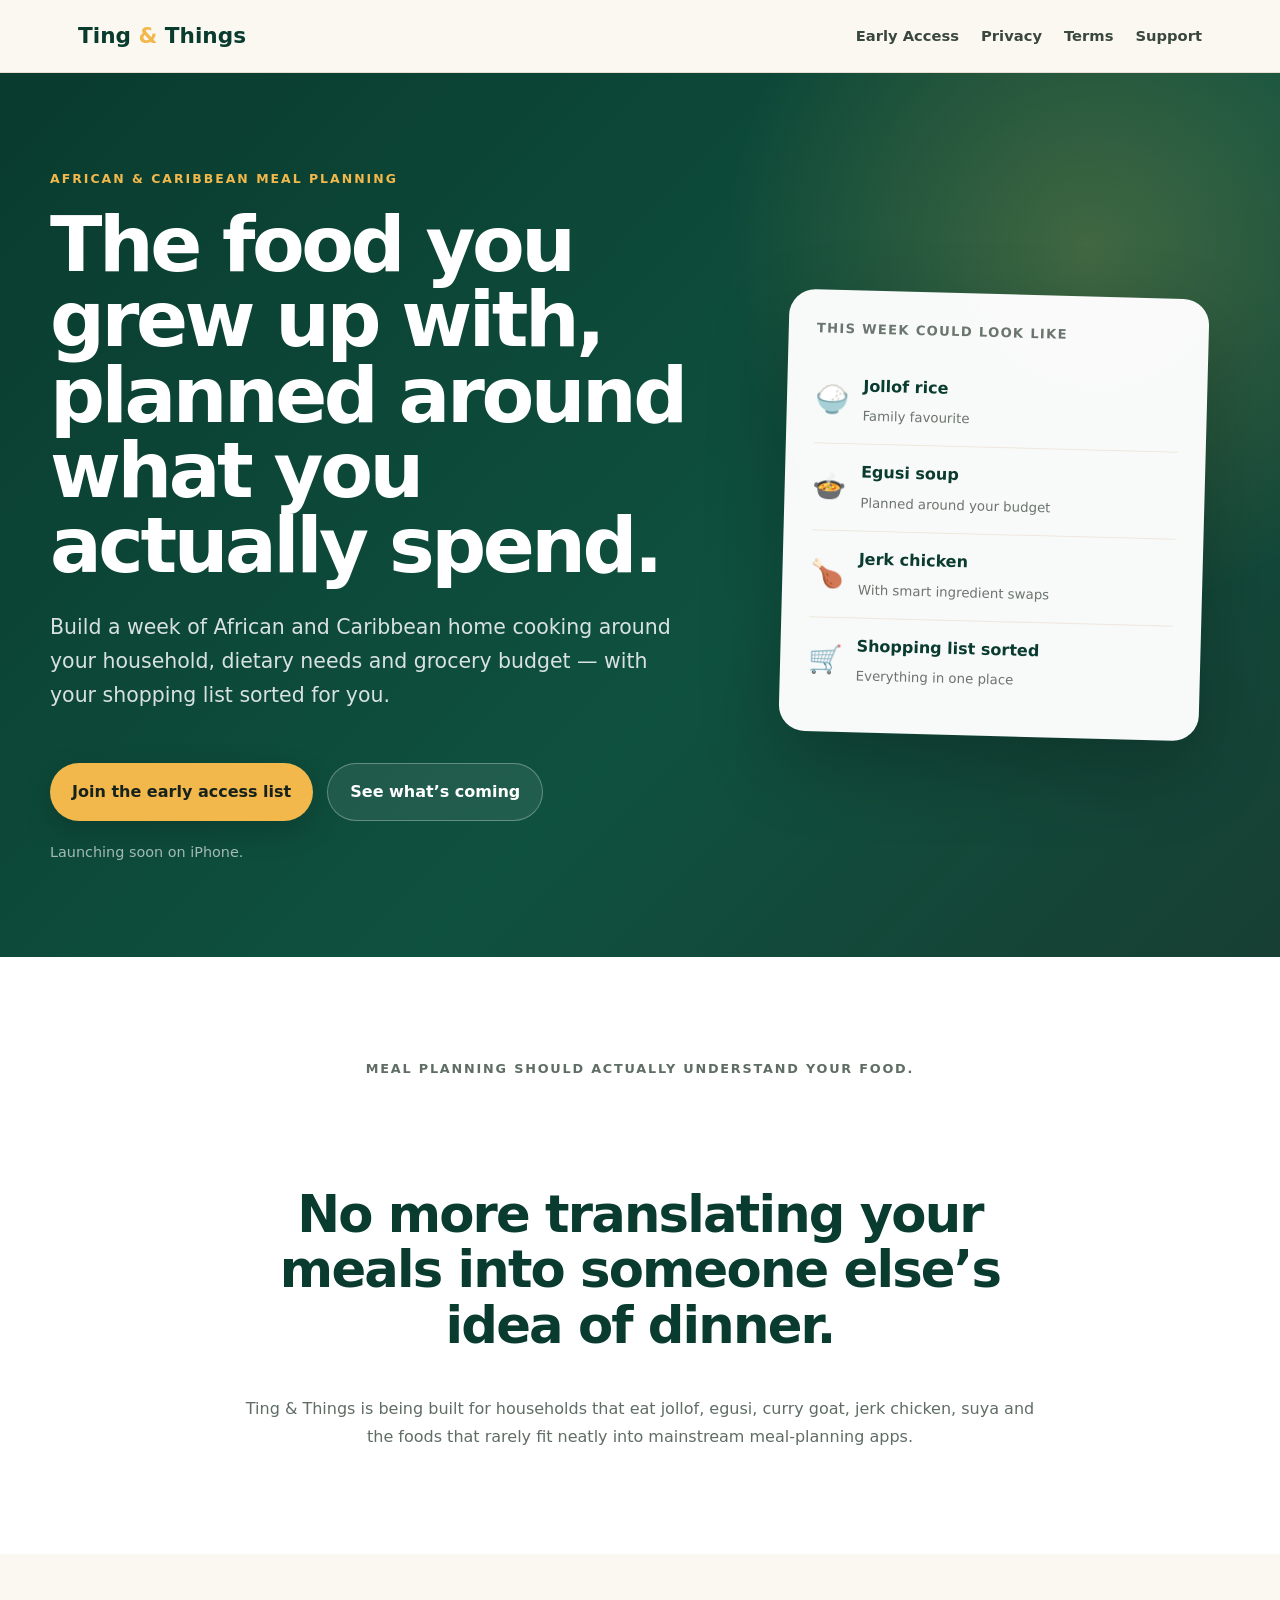
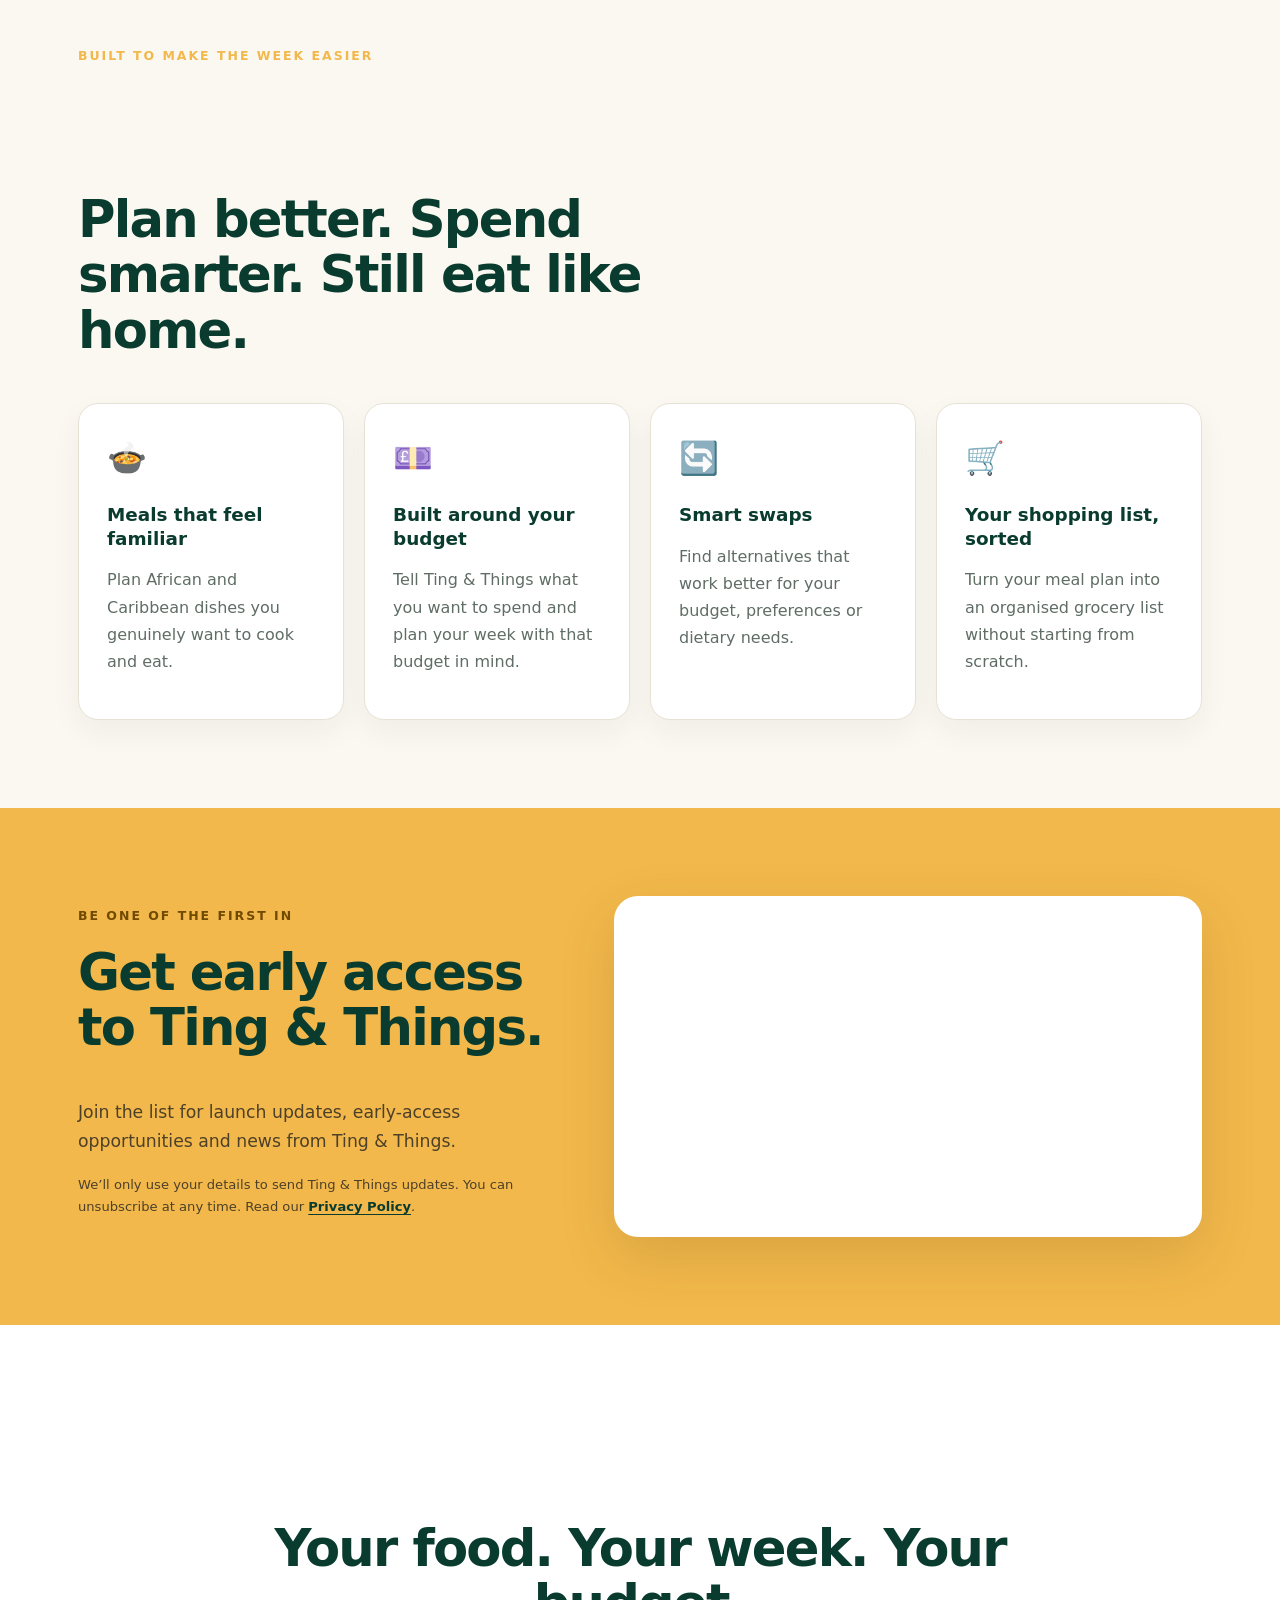
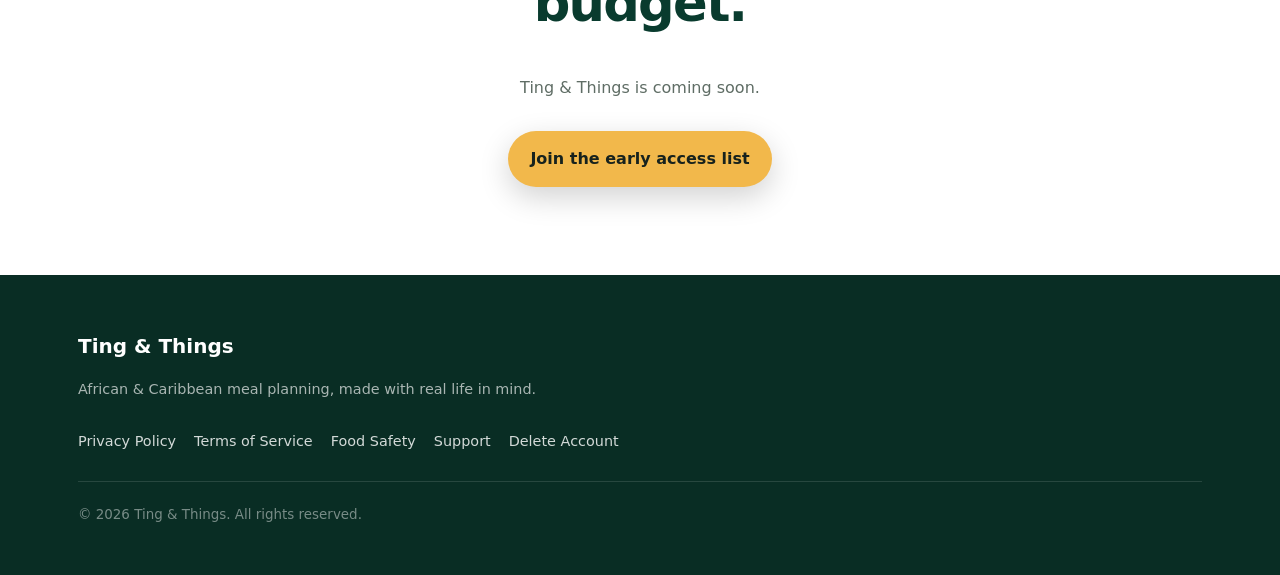
<file: index.html>
<!doctype html>
<html lang="en-GB">
<head>
  <meta charset="utf-8">
  <meta name="viewport" content="width=device-width, initial-scale=1">
  <meta
    name="description"
    content="Ting & Things helps you plan African and Caribbean meals around your household, your tastes and your budget."
  >
  <title>Ting & Things | African & Caribbean Meal Planning</title>
  <link rel="stylesheet" href="style.css">
</head>

<body>

  <header class="site-header">
    <nav class="nav" aria-label="Main navigation">
      <a class="brand" href="index.html">
        Ting <span>&amp;</span> Things
      </a>

      <div class="nav-links">
        <a href="#early-access">Early Access</a>
        <a href="privacy.html">Privacy</a>
        <a href="terms.html">Terms</a>
        <a href="support.html">Support</a>
      </div>
    </nav>
  </header>

  <main>

    <section class="hero">
      <div class="hero-inner">

        <div class="hero-copy">
          <div class="eyebrow">African &amp; Caribbean meal planning</div>

          <h1>The food you grew up with, planned around what you actually spend.</h1>

          <p class="hero-text">
            Build a week of African and Caribbean home cooking around your household,
            dietary needs and grocery budget — with your shopping list sorted for you.
          </p>

          <div class="hero-actions">
            <a class="button primary" href="#early-access">
              Join the early access list
            </a>
            <a class="button secondary" href="#features">
              See what’s coming
            </a>
          </div>

          <p class="small-note">
            Launching soon on iPhone.
          </p>
        </div>

        <div class="hero-card">
          <div class="food-card">
            <span class="card-label">This week could look like</span>

            <div class="meal-row">
              <span>🍚</span>
              <div>
                <strong>Jollof rice</strong>
                <small>Family favourite</small>
              </div>
            </div>

            <div class="meal-row">
              <span>🍲</span>
              <div>
                <strong>Egusi soup</strong>
                <small>Planned around your budget</small>
              </div>
            </div>

            <div class="meal-row">
              <span>🍗</span>
              <div>
                <strong>Jerk chicken</strong>
                <small>With smart ingredient swaps</small>
              </div>
            </div>

            <div class="meal-row">
              <span>🛒</span>
              <div>
                <strong>Shopping list sorted</strong>
                <small>Everything in one place</small>
              </div>
            </div>
          </div>
        </div>

      </div>
    </section>


    <section class="problem-section">
      <div class="section-inner narrow">
        <p class="section-kicker">Meal planning should actually understand your food.</p>

        <h2>No more translating your meals into someone else’s idea of dinner.</h2>

        <p>
          Ting &amp; Things is being built for households that eat jollof, egusi,
          curry goat, jerk chicken, suya and the foods that rarely fit neatly into
          mainstream meal-planning apps.
        </p>
      </div>
    </section>


    <section id="features" class="features-section">
      <div class="section-inner">

        <div class="section-heading">
          <span class="eyebrow">Built to make the week easier</span>
          <h2>Plan better. Spend smarter. Still eat like home.</h2>
        </div>

        <div class="feature-grid">

          <article class="feature-card">
            <div class="feature-icon">🍲</div>
            <h3>Meals that feel familiar</h3>
            <p>
              Plan African and Caribbean dishes you genuinely want to cook and eat.
            </p>
          </article>

          <article class="feature-card">
            <div class="feature-icon">💷</div>
            <h3>Built around your budget</h3>
            <p>
              Tell Ting &amp; Things what you want to spend and plan your week with
              that budget in mind.
            </p>
          </article>

          <article class="feature-card">
            <div class="feature-icon">🔄</div>
            <h3>Smart swaps</h3>
            <p>
              Find alternatives that work better for your budget, preferences or
              dietary needs.
            </p>
          </article>

          <article class="feature-card">
            <div class="feature-icon">🛒</div>
            <h3>Your shopping list, sorted</h3>
            <p>
              Turn your meal plan into an organised grocery list without starting
              from scratch.
            </p>
          </article>

        </div>
      </div>
    </section>


    <section id="early-access" class="signup-section">
      <div class="section-inner signup-inner">

        <div class="signup-copy">
          <span class="eyebrow">Be one of the first in</span>

          <h2>Get early access to Ting &amp; Things.</h2>

          <p>
            Join the list for launch updates, early-access opportunities and news
            from Ting &amp; Things.
          </p>

          <p class="privacy-note">
            We’ll only use your details to send Ting &amp; Things updates.
            You can unsubscribe at any time.
            Read our <a href="privacy.html">Privacy Policy</a>.
          </p>
        </div>

        <div class="signup-form-card">

          <iframe
            width="540"
            height="305"
            src="https://9be3f024.sibforms.com/v2/serve/[base64]"
            frameborder="0"
            scrolling="auto"
            allowfullscreen
            title="Join the Ting & Things early access list"
            style="display:block;margin-left:auto;margin-right:auto;max-width:100%;">
          </iframe>

        </div>

      </div>
    </section>


    <section class="final-cta">
      <div class="section-inner narrow">
        <h2>Your food. Your week. Your budget.</h2>
        <p>
          Ting &amp; Things is coming soon.
        </p>

        <a class="button primary" href="#early-access">
          Join the early access list
        </a>
      </div>
    </section>

  </main>


  <footer class="site-footer">
    <div class="footer-inner">

      <div class="footer-brand">
        <strong>Ting &amp; Things</strong>
        <p>African &amp; Caribbean meal planning, made with real life in mind.</p>
      </div>

      <div class="footer-links">
        <a href="privacy.html">Privacy Policy</a>
        <a href="terms.html">Terms of Service</a>
        <a href="disclaimer.html">Food Safety</a>
        <a href="support.html">Support</a>
        <a href="account-deletion.html">Delete Account</a>
      </div>

      <p class="copyright">
        © 2026 Ting &amp; Things. All rights reserved.
      </p>

    </div>
  </footer>

</body>
</html>
</file>
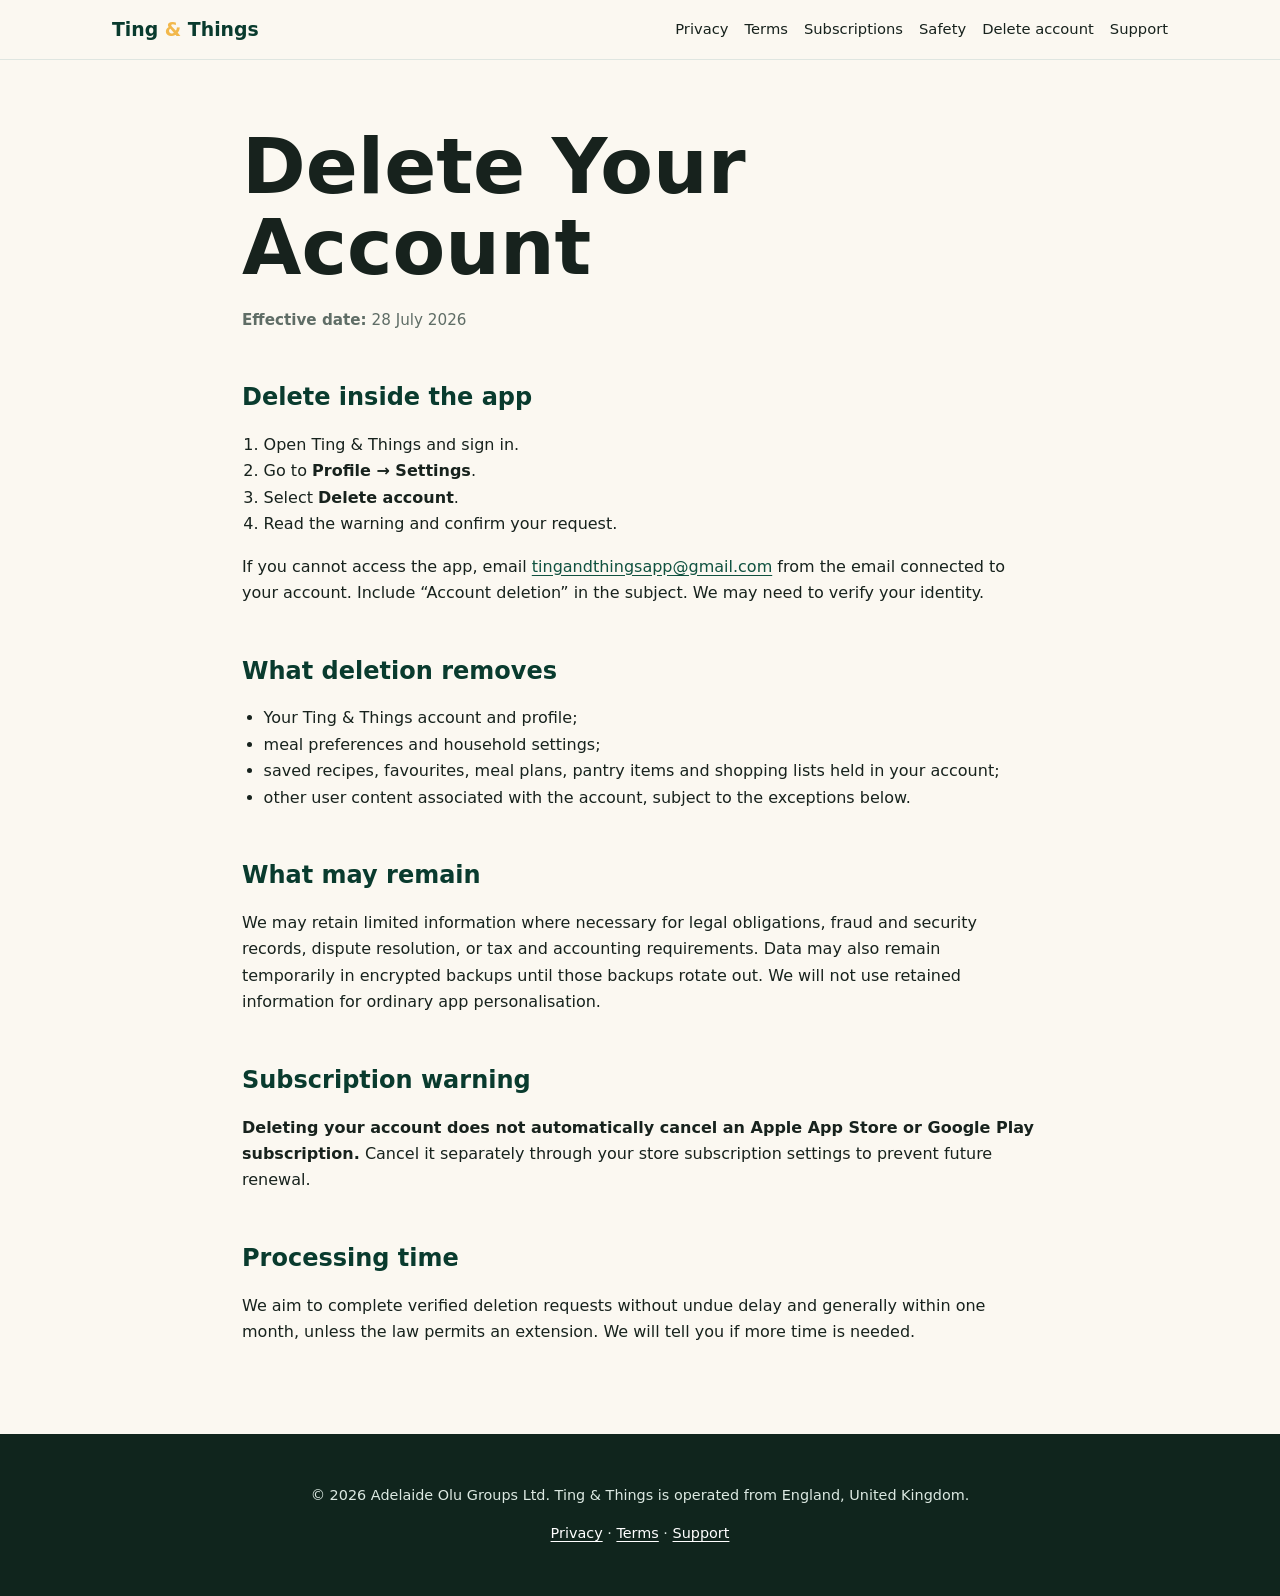
<file: account-deletion.html>
<!doctype html>
<html lang="en-GB">
<head>
<meta charset="utf-8">
<meta name="viewport" content="width=device-width,initial-scale=1">
<meta name="description" content="Ting &amp; Things legal and support information.">
<title>Delete Your Account | Ting & Things</title>
<link rel="stylesheet" href="style.css">
</head>
<body>
<header class="site-header">
<nav class="nav" aria-label="Main navigation">
<a class="brand" href="index.html">Ting <span>&amp;</span> Things</a>
<div class="nav-links">
<a href="privacy.html">Privacy</a>
<a href="terms.html">Terms</a>
<a href="subscriptions.html">Subscriptions</a>
<a href="disclaimer.html">Safety</a>
<a href="account-deletion.html">Delete account</a>
<a href="support.html">Support</a>
</div>
</nav>
</header>
<main class="narrow">

<h1>Delete Your Account</h1>
<p class="meta"><strong>Effective date:</strong> 28 July 2026</p>

<h2>Delete inside the app</h2>
<ol>
<li>Open Ting &amp; Things and sign in.</li>
<li>Go to <strong>Profile → Settings</strong>.</li>
<li>Select <strong>Delete account</strong>.</li>
<li>Read the warning and confirm your request.</li>
</ol>
<p>If you cannot access the app, email <a href="mailto:tingandthingsapp@gmail.com?subject=Ting%20%26%20Things%20account%20deletion">tingandthingsapp@gmail.com</a> from the email connected to your account. Include “Account deletion” in the subject. We may need to verify your identity.</p>
<h2>What deletion removes</h2>
<ul>
<li>Your Ting &amp; Things account and profile;</li>
<li>meal preferences and household settings;</li>
<li>saved recipes, favourites, meal plans, pantry items and shopping lists held in your account;</li>
<li>other user content associated with the account, subject to the exceptions below.</li>
</ul>
<h2>What may remain</h2>
<p>We may retain limited information where necessary for legal obligations, fraud and security records, dispute resolution, or tax and accounting requirements. Data may also remain temporarily in encrypted backups until those backups rotate out. We will not use retained information for ordinary app personalisation.</p>
<h2>Subscription warning</h2>
<p><strong>Deleting your account does not automatically cancel an Apple App Store or Google Play subscription.</strong> Cancel it separately through your store subscription settings to prevent future renewal.</p>
<h2>Processing time</h2>
<p>We aim to complete verified deletion requests without undue delay and generally within one month, unless the law permits an extension. We will tell you if more time is needed.</p>

</main>
<footer>
<p>© 2026 Adelaide Olu Groups Ltd. Ting &amp; Things is operated from England, United Kingdom.</p>
<p><a href="privacy.html">Privacy</a> · <a href="terms.html">Terms</a> · <a href="support.html">Support</a></p>
</footer>
</body>
</html>
</file>
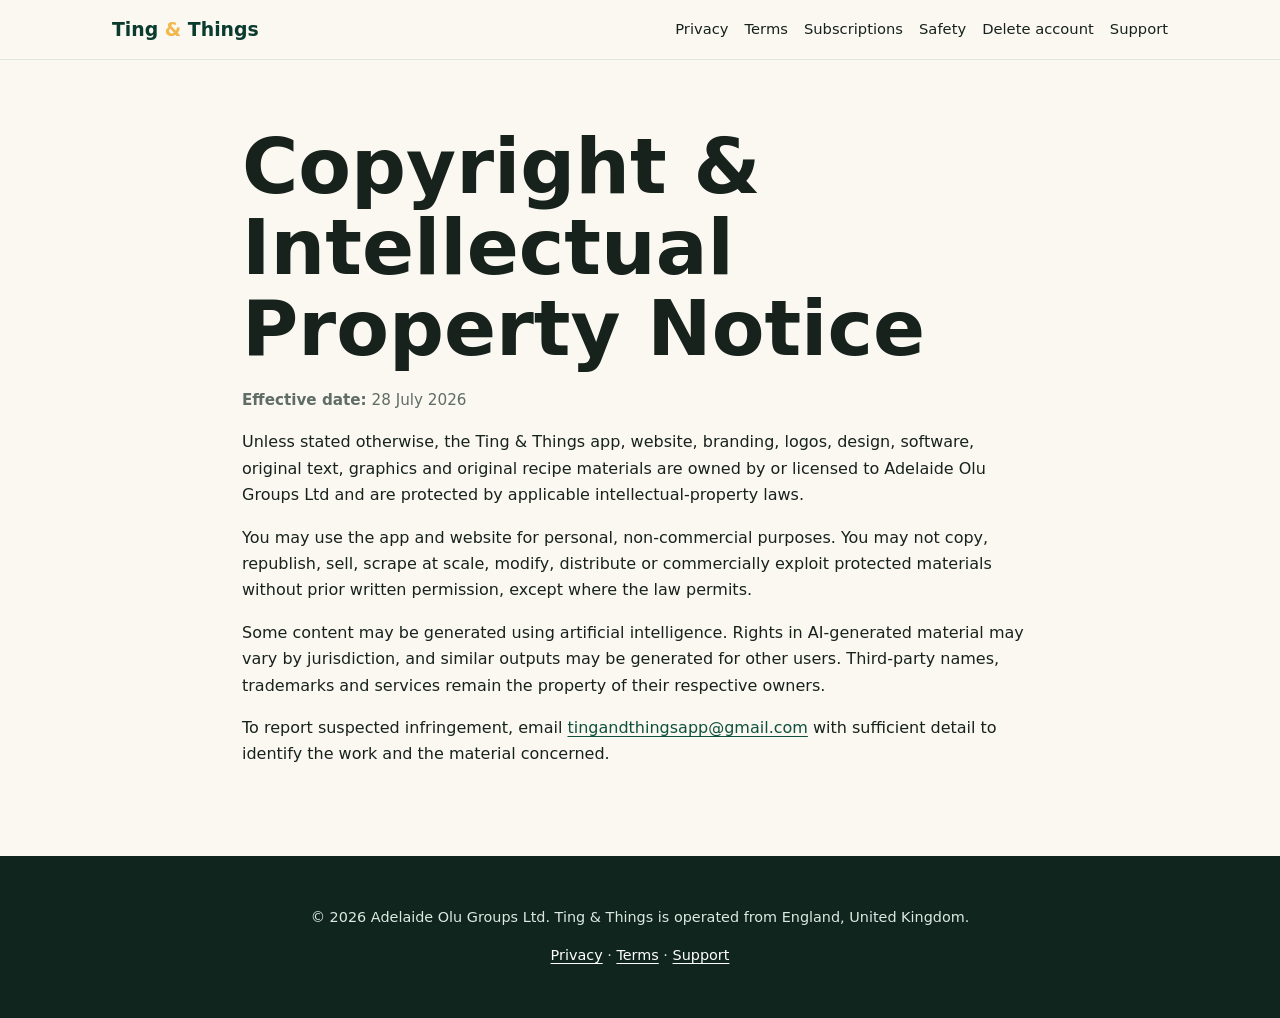
<file: copyright.html>
<!doctype html>
<html lang="en-GB">
<head>
<meta charset="utf-8">
<meta name="viewport" content="width=device-width,initial-scale=1">
<meta name="description" content="Ting &amp; Things legal and support information.">
<title>Copyright Notice | Ting & Things</title>
<link rel="stylesheet" href="style.css">
</head>
<body>
<header class="site-header">
<nav class="nav" aria-label="Main navigation">
<a class="brand" href="index.html">Ting <span>&amp;</span> Things</a>
<div class="nav-links">
<a href="privacy.html">Privacy</a>
<a href="terms.html">Terms</a>
<a href="subscriptions.html">Subscriptions</a>
<a href="disclaimer.html">Safety</a>
<a href="account-deletion.html">Delete account</a>
<a href="support.html">Support</a>
</div>
</nav>
</header>
<main class="narrow">

<h1>Copyright &amp; Intellectual Property Notice</h1>
<p class="meta"><strong>Effective date:</strong> 28 July 2026</p>
<p>Unless stated otherwise, the Ting &amp; Things app, website, branding, logos, design, software, original text, graphics and original recipe materials are owned by or licensed to Adelaide Olu Groups Ltd and are protected by applicable intellectual-property laws.</p>
<p>You may use the app and website for personal, non-commercial purposes. You may not copy, republish, sell, scrape at scale, modify, distribute or commercially exploit protected materials without prior written permission, except where the law permits.</p>
<p>Some content may be generated using artificial intelligence. Rights in AI-generated material may vary by jurisdiction, and similar outputs may be generated for other users. Third-party names, trademarks and services remain the property of their respective owners.</p>
<p>To report suspected infringement, email <a href="mailto:tingandthingsapp@gmail.com">tingandthingsapp@gmail.com</a> with sufficient detail to identify the work and the material concerned.</p>

</main>
<footer>
<p>© 2026 Adelaide Olu Groups Ltd. Ting &amp; Things is operated from England, United Kingdom.</p>
<p><a href="privacy.html">Privacy</a> · <a href="terms.html">Terms</a> · <a href="support.html">Support</a></p>
</footer>
</body>
</html>
</file>
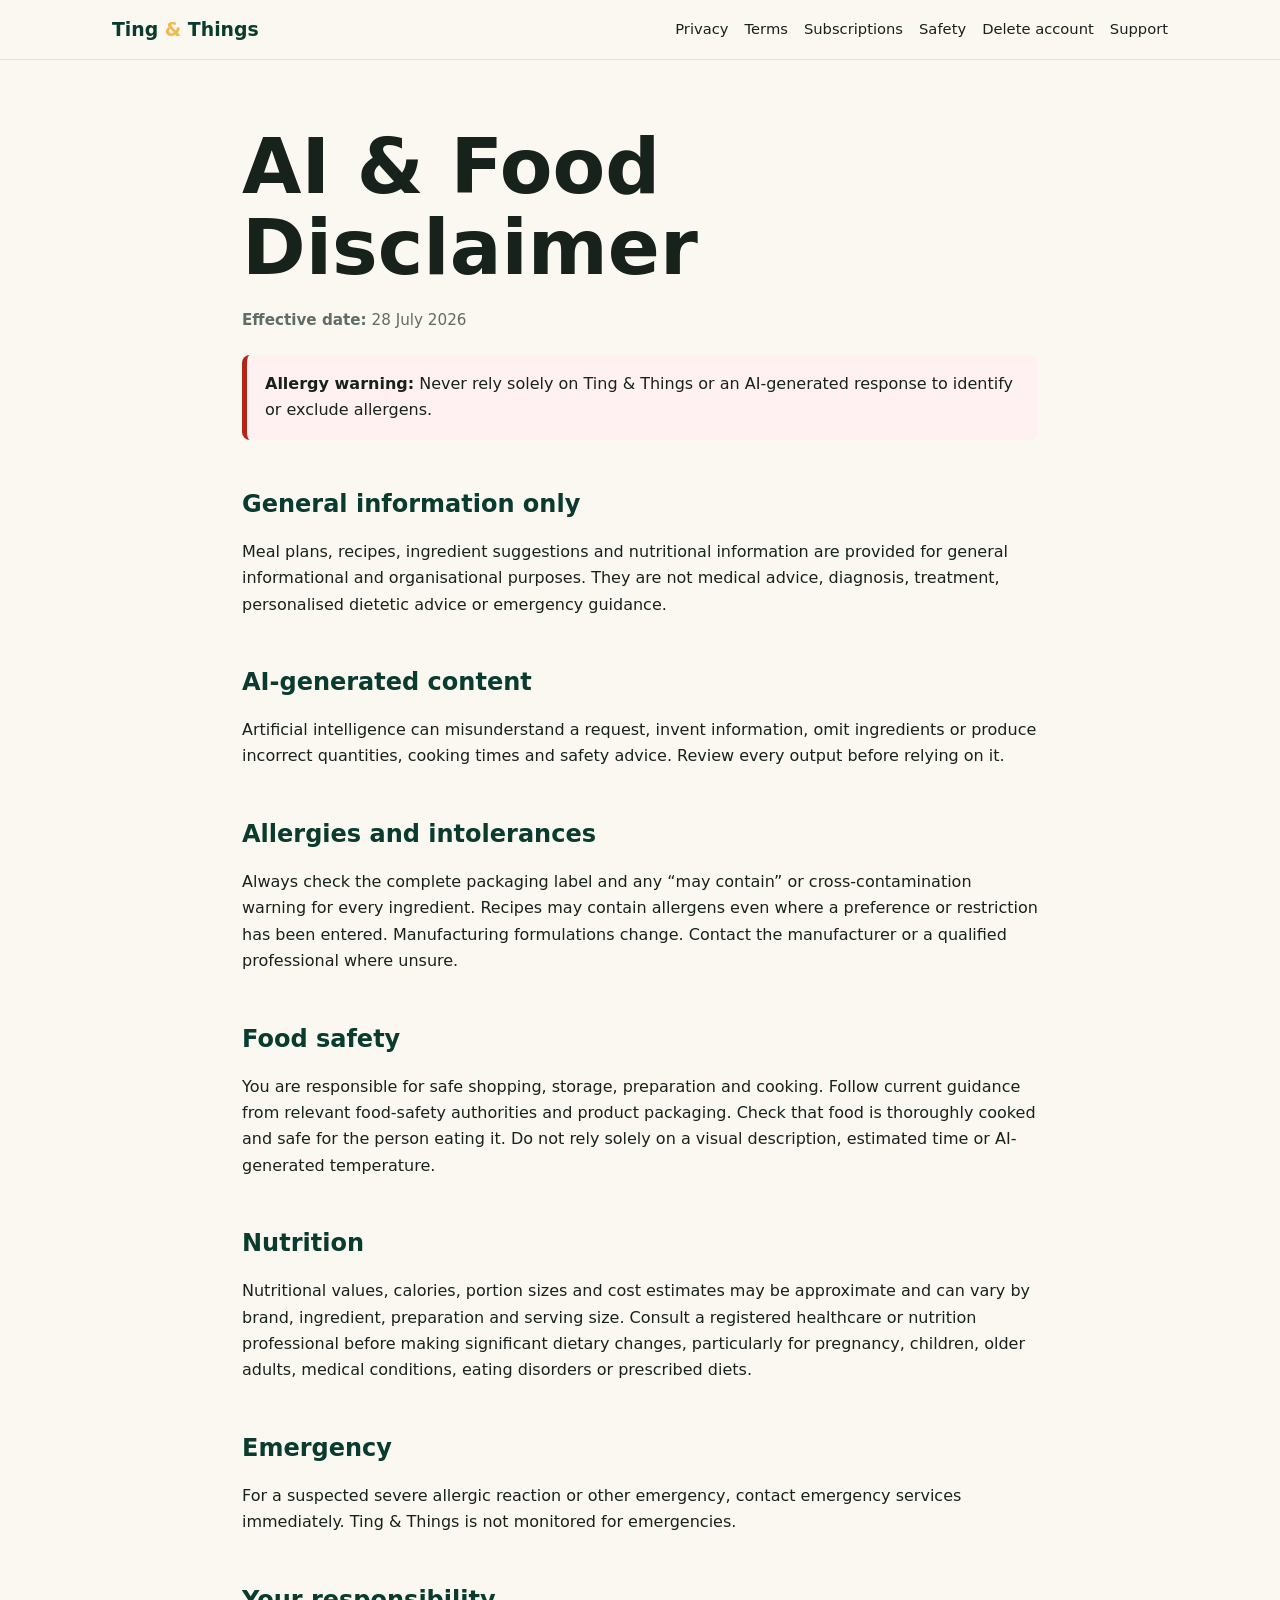
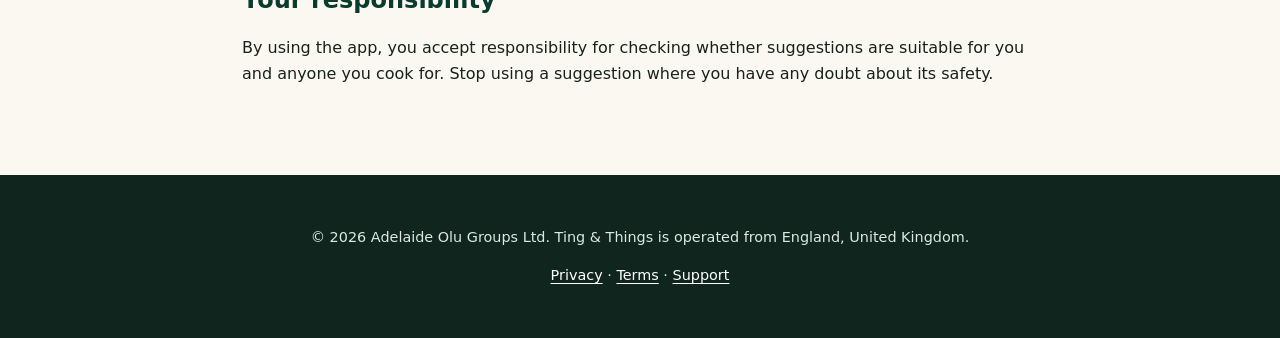
<file: disclaimer.html>
<!doctype html>
<html lang="en-GB">
<head>
<meta charset="utf-8">
<meta name="viewport" content="width=device-width,initial-scale=1">
<meta name="description" content="Ting &amp; Things legal and support information.">
<title>AI &amp; Food Disclaimer | Ting & Things</title>
<link rel="stylesheet" href="style.css">
</head>
<body>
<header class="site-header">
<nav class="nav" aria-label="Main navigation">
<a class="brand" href="index.html">Ting <span>&amp;</span> Things</a>
<div class="nav-links">
<a href="privacy.html">Privacy</a>
<a href="terms.html">Terms</a>
<a href="subscriptions.html">Subscriptions</a>
<a href="disclaimer.html">Safety</a>
<a href="account-deletion.html">Delete account</a>
<a href="support.html">Support</a>
</div>
</nav>
</header>
<main class="narrow">

<h1>AI &amp; Food Disclaimer</h1>
<p class="meta"><strong>Effective date:</strong> 28 July 2026</p>
<div class="notice danger"><strong>Allergy warning:</strong> Never rely solely on Ting &amp; Things or an AI-generated response to identify or exclude allergens.</div>
<h2>General information only</h2>
<p>Meal plans, recipes, ingredient suggestions and nutritional information are provided for general informational and organisational purposes. They are not medical advice, diagnosis, treatment, personalised dietetic advice or emergency guidance.</p>
<h2>AI-generated content</h2>
<p>Artificial intelligence can misunderstand a request, invent information, omit ingredients or produce incorrect quantities, cooking times and safety advice. Review every output before relying on it.</p>
<h2>Allergies and intolerances</h2>
<p>Always check the complete packaging label and any “may contain” or cross-contamination warning for every ingredient. Recipes may contain allergens even where a preference or restriction has been entered. Manufacturing formulations change. Contact the manufacturer or a qualified professional where unsure.</p>
<h2>Food safety</h2>
<p>You are responsible for safe shopping, storage, preparation and cooking. Follow current guidance from relevant food-safety authorities and product packaging. Check that food is thoroughly cooked and safe for the person eating it. Do not rely solely on a visual description, estimated time or AI-generated temperature.</p>
<h2>Nutrition</h2>
<p>Nutritional values, calories, portion sizes and cost estimates may be approximate and can vary by brand, ingredient, preparation and serving size. Consult a registered healthcare or nutrition professional before making significant dietary changes, particularly for pregnancy, children, older adults, medical conditions, eating disorders or prescribed diets.</p>
<h2>Emergency</h2>
<p>For a suspected severe allergic reaction or other emergency, contact emergency services immediately. Ting &amp; Things is not monitored for emergencies.</p>
<h2>Your responsibility</h2>
<p>By using the app, you accept responsibility for checking whether suggestions are suitable for you and anyone you cook for. Stop using a suggestion where you have any doubt about its safety.</p>

</main>
<footer>
<p>© 2026 Adelaide Olu Groups Ltd. Ting &amp; Things is operated from England, United Kingdom.</p>
<p><a href="privacy.html">Privacy</a> · <a href="terms.html">Terms</a> · <a href="support.html">Support</a></p>
</footer>
</body>
</html>
</file>
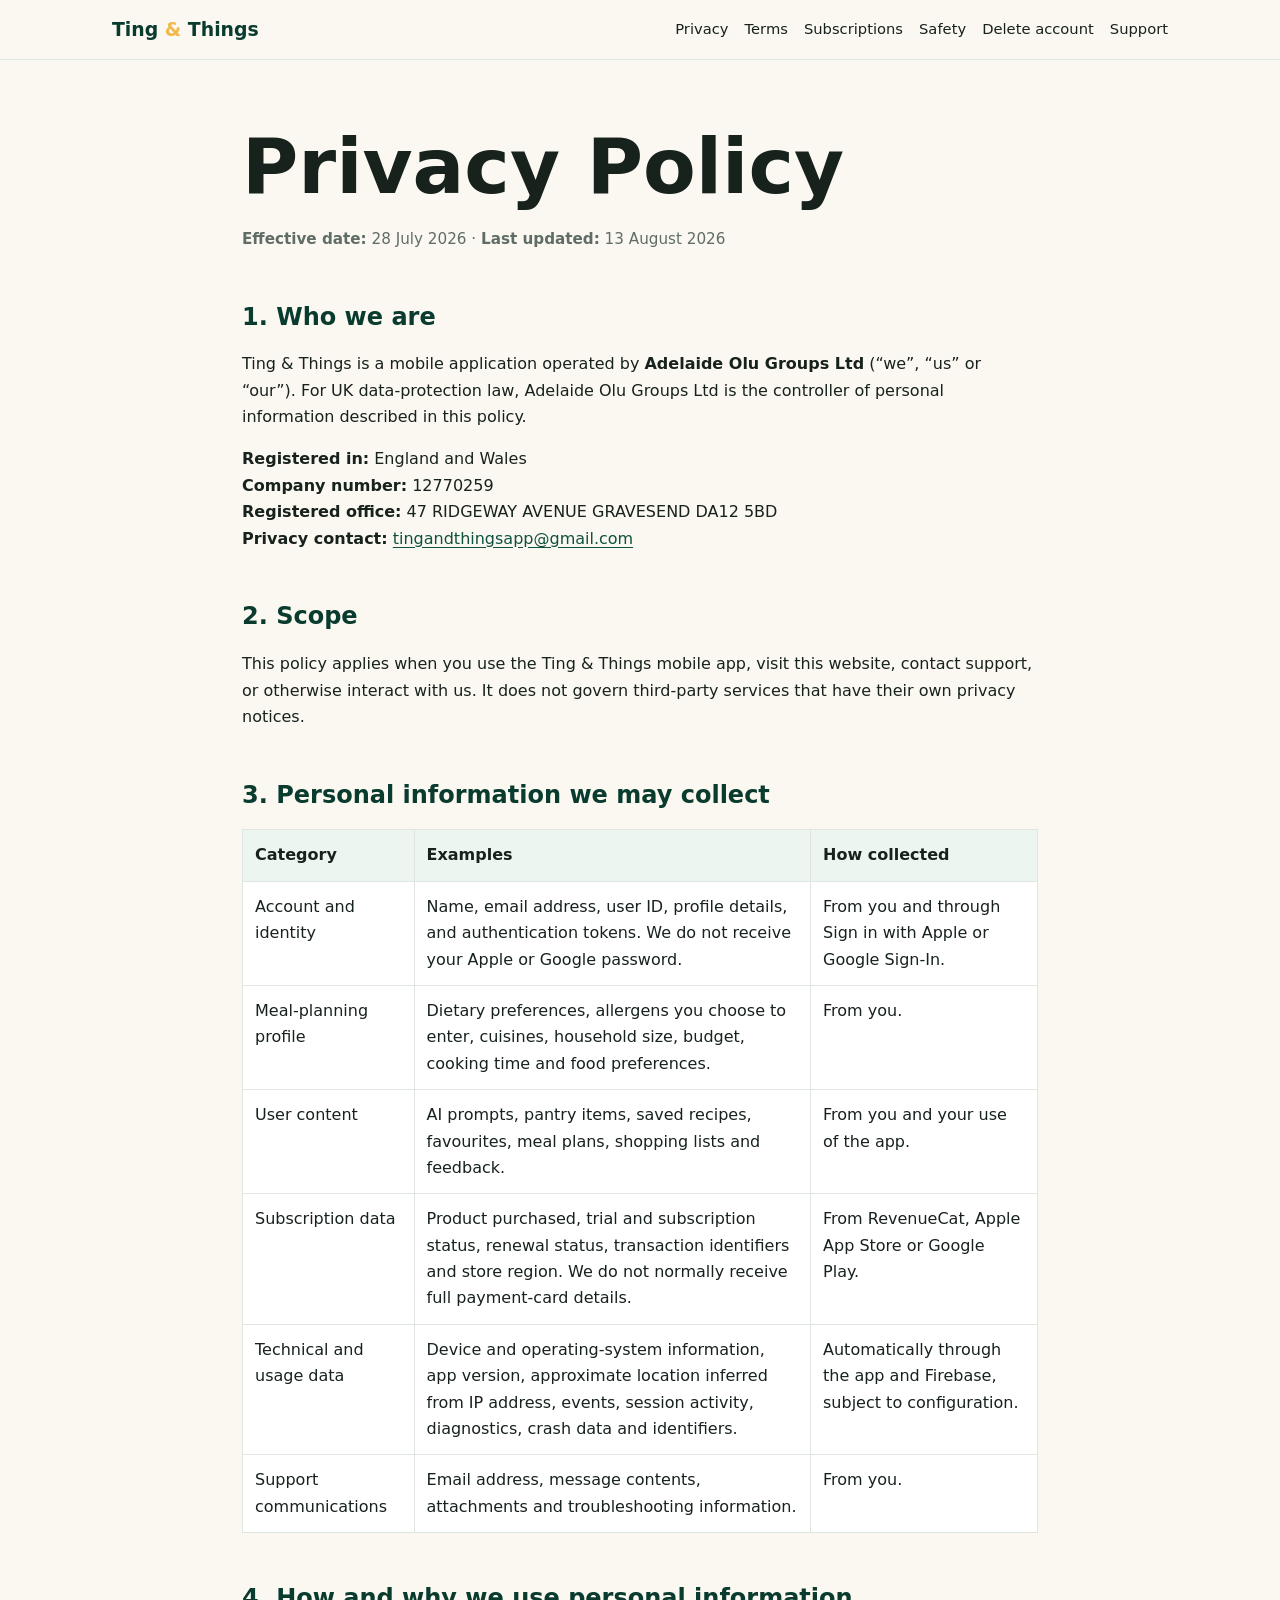
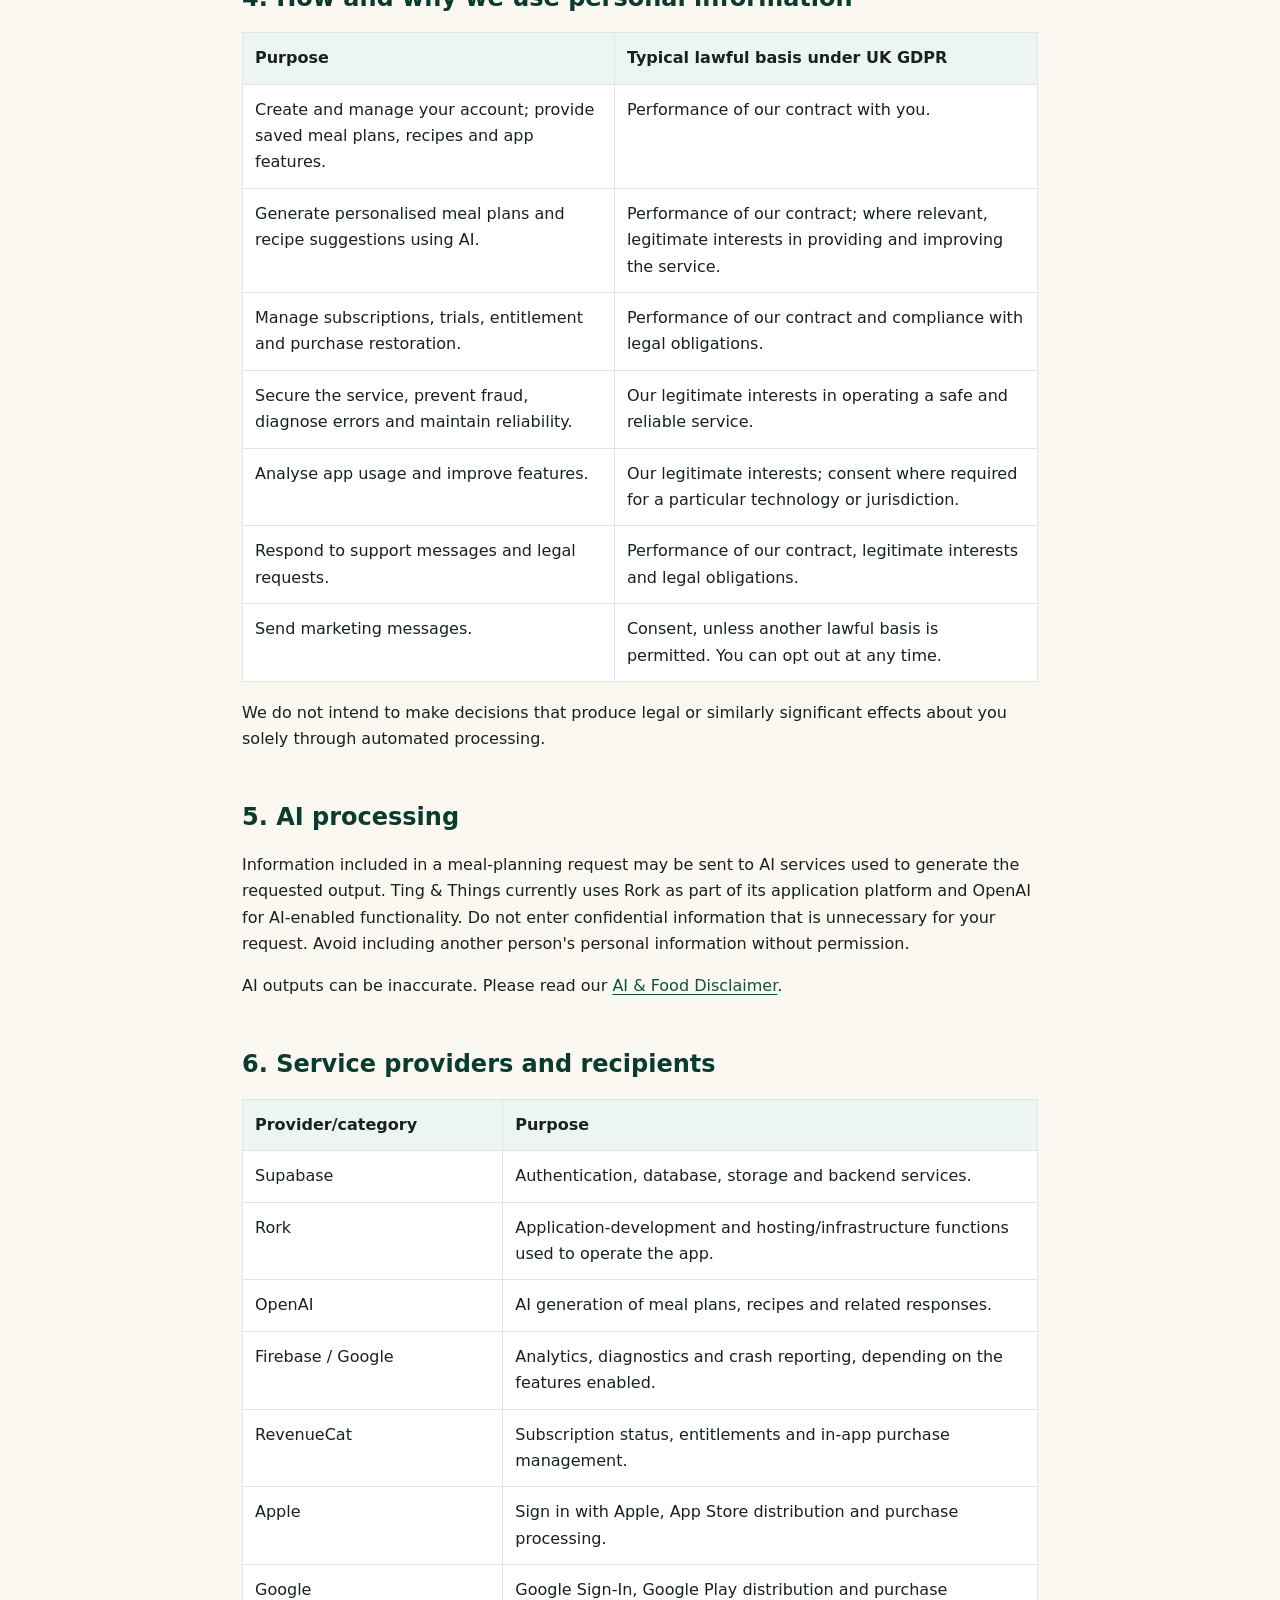
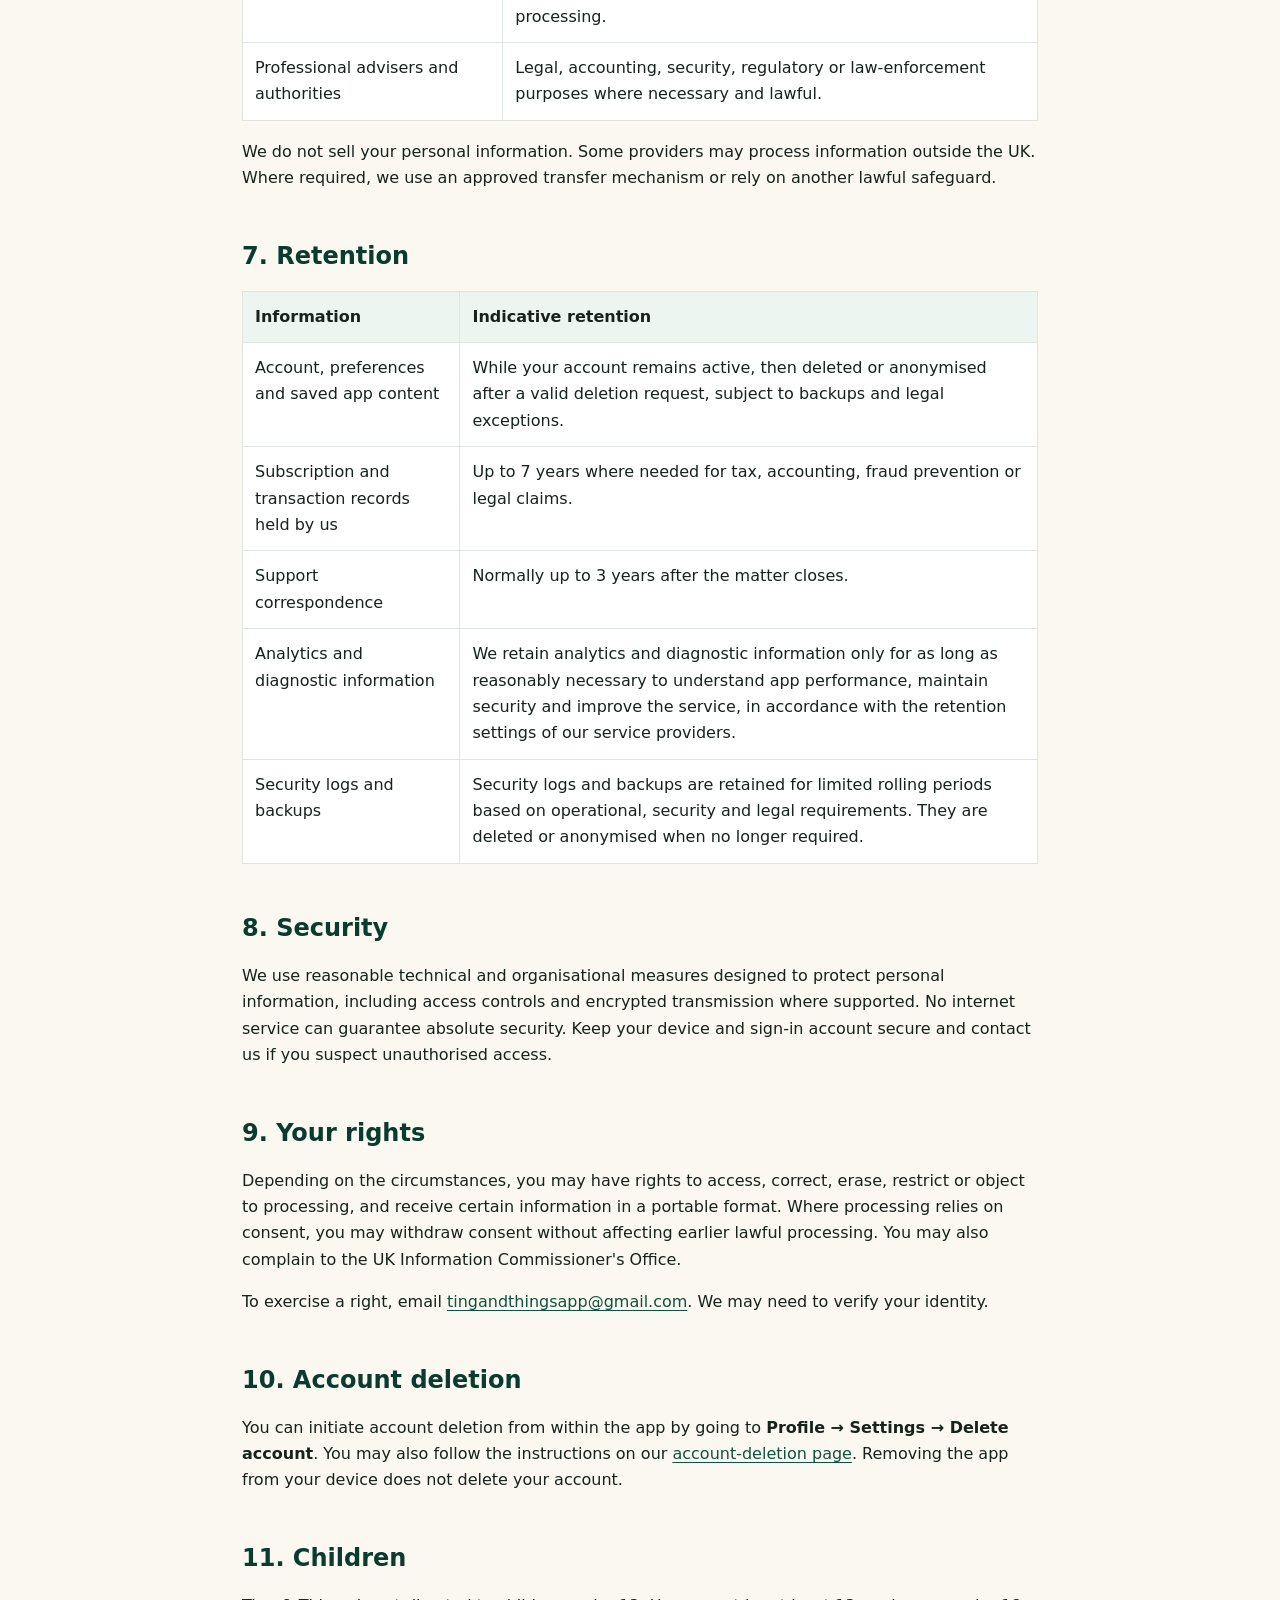
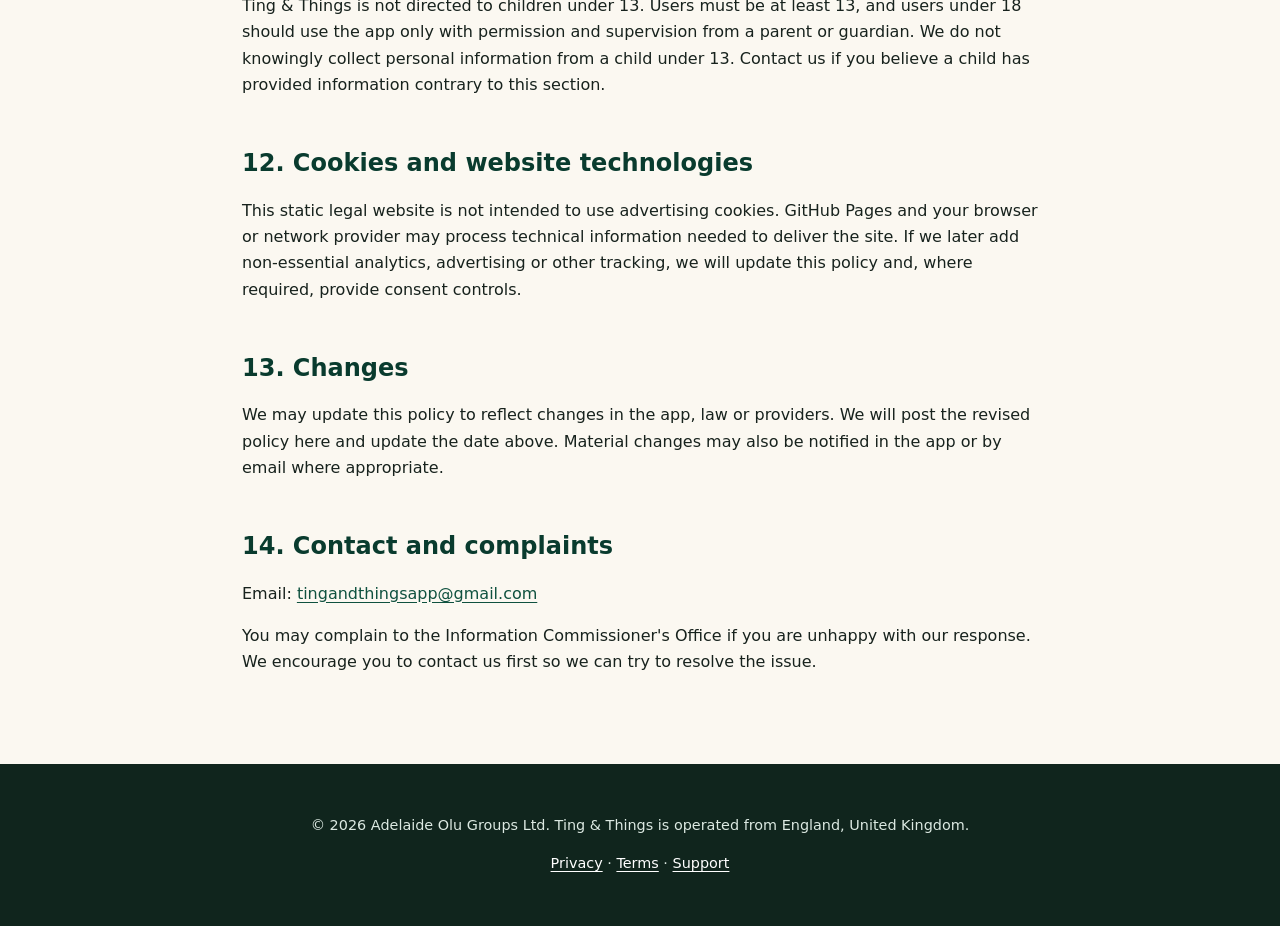
<file: privacy.html>
<!doctype html>
<html lang="en-GB">
<head>
<meta charset="utf-8">
<meta name="viewport" content="width=device-width,initial-scale=1">
<meta name="description" content="Ting &amp; Things legal and support information.">
<title>Privacy Policy | Ting & Things</title>
<link rel="stylesheet" href="style.css">
</head>
<body>
<header class="site-header">
<nav class="nav" aria-label="Main navigation">
<a class="brand" href="index.html">Ting <span>&amp;</span> Things</a>
<div class="nav-links">
<a href="privacy.html">Privacy</a>
<a href="terms.html">Terms</a>
<a href="subscriptions.html">Subscriptions</a>
<a href="disclaimer.html">Safety</a>
<a href="account-deletion.html">Delete account</a>
<a href="support.html">Support</a>
</div>
</nav>
</header>
<main class="narrow">

<h1>Privacy Policy</h1>
<p class="meta"><strong>Effective date:</strong> 28 July 2026 · <strong>Last updated:</strong> 13 August 2026</p>

<h2>1. Who we are</h2>
<p>Ting &amp; Things is a mobile application operated by <strong>Adelaide Olu Groups Ltd</strong> (“we”, “us” or “our”). For UK data-protection law, Adelaide Olu Groups Ltd is the controller of personal information described in this policy.</p>
<p><strong>Registered in:</strong> England and Wales<br>
<strong>Company number:</strong> 12770259 <br>
<strong>Registered office:</strong> 47 RIDGEWAY AVENUE GRAVESEND DA12 5BD <br>
<strong>Privacy contact:</strong> <a href="mailto:tingandthingsapp@gmail.com">tingandthingsapp@gmail.com</a></p>

<h2>2. Scope</h2>
<p>This policy applies when you use the Ting &amp; Things mobile app, visit this website, contact support, or otherwise interact with us. It does not govern third-party services that have their own privacy notices.</p>

<h2>3. Personal information we may collect</h2>
<table><thead><tr><th>Category</th><th>Examples</th><th>How collected</th></tr></thead><tbody>
<tr><td>Account and identity</td><td>Name, email address, user ID, profile details, and authentication tokens. We do not receive your Apple or Google password.</td><td>From you and through Sign in with Apple or Google Sign-In.</td></tr>
<tr><td>Meal-planning profile</td><td>Dietary preferences, allergens you choose to enter, cuisines, household size, budget, cooking time and food preferences.</td><td>From you.</td></tr>
<tr><td>User content</td><td>AI prompts, pantry items, saved recipes, favourites, meal plans, shopping lists and feedback.</td><td>From you and your use of the app.</td></tr>
<tr><td>Subscription data</td><td>Product purchased, trial and subscription status, renewal status, transaction identifiers and store region. We do not normally receive full payment-card details.</td><td>From RevenueCat, Apple App Store or Google Play.</td></tr>
<tr><td>Technical and usage data</td><td>Device and operating-system information, app version, approximate location inferred from IP address, events, session activity, diagnostics, crash data and identifiers.</td><td>Automatically through the app and Firebase, subject to configuration.</td></tr>
<tr><td>Support communications</td><td>Email address, message contents, attachments and troubleshooting information.</td><td>From you.</td></tr>
</tbody></table>

<h2>4. How and why we use personal information</h2>
<table><thead><tr><th>Purpose</th><th>Typical lawful basis under UK GDPR</th></tr></thead><tbody>
<tr><td>Create and manage your account; provide saved meal plans, recipes and app features.</td><td>Performance of our contract with you.</td></tr>
<tr><td>Generate personalised meal plans and recipe suggestions using AI.</td><td>Performance of our contract; where relevant, legitimate interests in providing and improving the service.</td></tr>
<tr><td>Manage subscriptions, trials, entitlement and purchase restoration.</td><td>Performance of our contract and compliance with legal obligations.</td></tr>
<tr><td>Secure the service, prevent fraud, diagnose errors and maintain reliability.</td><td>Our legitimate interests in operating a safe and reliable service.</td></tr>
<tr><td>Analyse app usage and improve features.</td><td>Our legitimate interests; consent where required for a particular technology or jurisdiction.</td></tr>
<tr><td>Respond to support messages and legal requests.</td><td>Performance of our contract, legitimate interests and legal obligations.</td></tr>
<tr><td>Send marketing messages.</td><td>Consent, unless another lawful basis is permitted. You can opt out at any time.</td></tr>
</tbody></table>
<p>We do not intend to make decisions that produce legal or similarly significant effects about you solely through automated processing.</p>

<h2>5. AI processing</h2>
<p>Information included in a meal-planning request may be sent to AI services used to generate the requested output. Ting &amp; Things currently uses Rork as part of its application platform and OpenAI for AI-enabled functionality. Do not enter confidential information that is unnecessary for your request. Avoid including another person's personal information without permission.</p>
<p>AI outputs can be inaccurate. Please read our <a href="disclaimer.html">AI &amp; Food Disclaimer</a>.</p>

<h2>6. Service providers and recipients</h2>
<table><thead><tr><th>Provider/category</th><th>Purpose</th></tr></thead><tbody>
<tr><td>Supabase</td><td>Authentication, database, storage and backend services.</td></tr>
<tr><td>Rork</td><td>Application-development and hosting/infrastructure functions used to operate the app.</td></tr>
<tr><td>OpenAI</td><td>AI generation of meal plans, recipes and related responses.</td></tr>
<tr><td>Firebase / Google</td><td>Analytics, diagnostics and crash reporting, depending on the features enabled.</td></tr>
<tr><td>RevenueCat</td><td>Subscription status, entitlements and in-app purchase management.</td></tr>
<tr><td>Apple</td><td>Sign in with Apple, App Store distribution and purchase processing.</td></tr>
<tr><td>Google</td><td>Google Sign-In, Google Play distribution and purchase processing.</td></tr>
<tr><td>Professional advisers and authorities</td><td>Legal, accounting, security, regulatory or law-enforcement purposes where necessary and lawful.</td></tr>
</tbody></table>
<p>We do not sell your personal information. Some providers may process information outside the UK. Where required, we use an approved transfer mechanism or rely on another lawful safeguard.</p>

<h2>7. Retention</h2>
<table><thead><tr><th>Information</th><th>Indicative retention</th></tr></thead><tbody>
<tr><td>Account, preferences and saved app content</td><td>While your account remains active, then deleted or anonymised after a valid deletion request, subject to backups and legal exceptions.</td></tr>
<tr><td>Subscription and transaction records held by us</td><td>Up to 7 years where needed for tax, accounting, fraud prevention or legal claims.</td></tr>
<tr><td>Support correspondence</td><td>Normally up to 3 years after the matter closes.</td></tr>
<tr><td>Analytics and diagnostic information</td><td>We retain analytics and diagnostic information only for as long as reasonably necessary to understand app performance, maintain security and improve the service, in accordance with the retention settings of our service providers.</td></tr>
<tr><td>Security logs and backups</td><td>Security logs and backups are retained for limited rolling periods based on operational, security and legal requirements. They are deleted or anonymised when no longer required.</td></tr>
</tbody></table>

<h2>8. Security</h2>
<p>We use reasonable technical and organisational measures designed to protect personal information, including access controls and encrypted transmission where supported. No internet service can guarantee absolute security. Keep your device and sign-in account secure and contact us if you suspect unauthorised access.</p>

<h2>9. Your rights</h2>
<p>Depending on the circumstances, you may have rights to access, correct, erase, restrict or object to processing, and receive certain information in a portable format. Where processing relies on consent, you may withdraw consent without affecting earlier lawful processing. You may also complain to the UK Information Commissioner's Office.</p>
<p>To exercise a right, email <a href="mailto:tingandthingsapp@gmail.com">tingandthingsapp@gmail.com</a>. We may need to verify your identity.</p>

<h2>10. Account deletion</h2>
<p>You can initiate account deletion from within the app by going to <strong>Profile → Settings → Delete account</strong>. You may also follow the instructions on our <a href="account-deletion.html">account-deletion page</a>. Removing the app from your device does not delete your account.</p>

<h2>11. Children</h2>
<p>Ting &amp; Things is not directed to children under 13. Users must be at least 13, and users under 18 should use the app only with permission and supervision from a parent or guardian. We do not knowingly collect personal information from a child under 13. Contact us if you believe a child has provided information contrary to this section.</p>

<h2>12. Cookies and website technologies</h2>
<p>This static legal website is not intended to use advertising cookies. GitHub Pages and your browser or network provider may process technical information needed to deliver the site. If we later add non-essential analytics, advertising or other tracking, we will update this policy and, where required, provide consent controls.</p>

<h2>13. Changes</h2>
<p>We may update this policy to reflect changes in the app, law or providers. We will post the revised policy here and update the date above. Material changes may also be notified in the app or by email where appropriate.</p>

<h2>14. Contact and complaints</h2>
<p>Email: <a href="mailto:tingandthingsapp@gmail.com">tingandthingsapp@gmail.com</a></p>
<p>You may complain to the Information Commissioner's Office if you are unhappy with our response. We encourage you to contact us first so we can try to resolve the issue.</p>

</main>
<footer>
<p>© 2026 Adelaide Olu Groups Ltd. Ting &amp; Things is operated from England, United Kingdom.</p>
<p><a href="privacy.html">Privacy</a> · <a href="terms.html">Terms</a> · <a href="support.html">Support</a></p>
</footer>
</body>
</html>
</file>
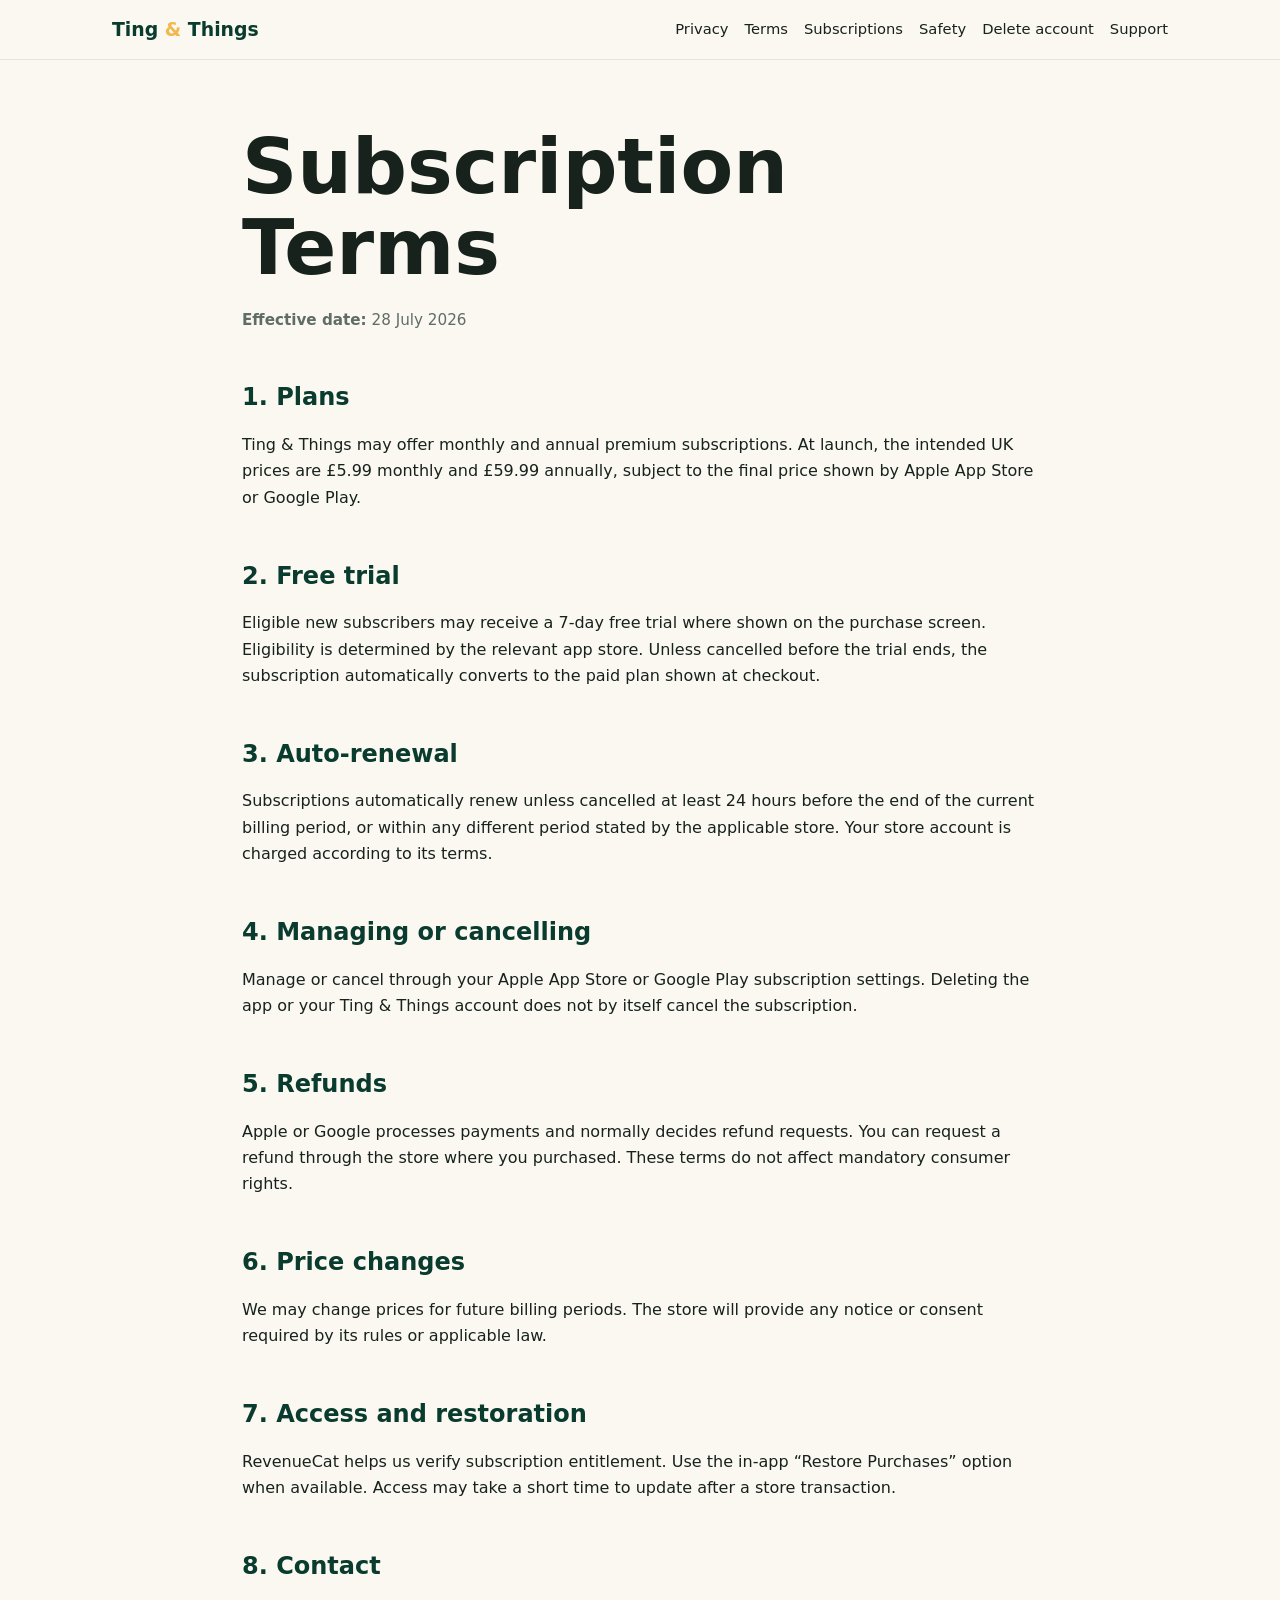
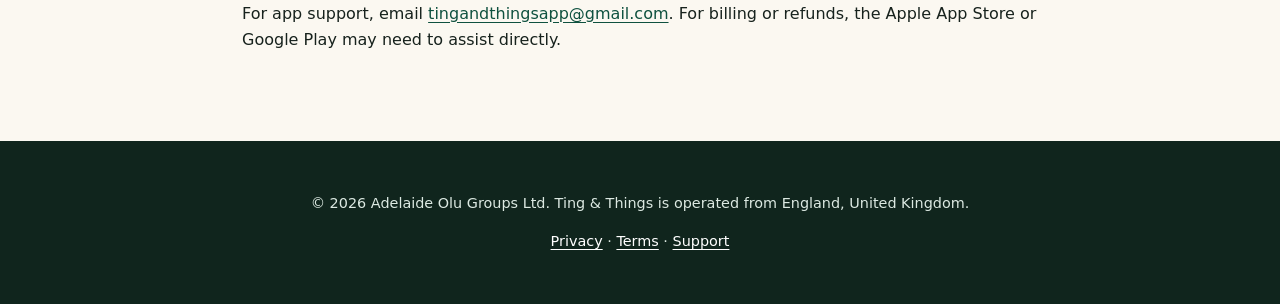
<file: subscriptions.html>
<!doctype html>
<html lang="en-GB">
<head>
<meta charset="utf-8">
<meta name="viewport" content="width=device-width,initial-scale=1">
<meta name="description" content="Ting &amp; Things legal and support information.">
<title>Subscription Terms | Ting & Things</title>
<link rel="stylesheet" href="style.css">
</head>
<body>
<header class="site-header">
<nav class="nav" aria-label="Main navigation">
<a class="brand" href="index.html">Ting <span>&amp;</span> Things</a>
<div class="nav-links">
<a href="privacy.html">Privacy</a>
<a href="terms.html">Terms</a>
<a href="subscriptions.html">Subscriptions</a>
<a href="disclaimer.html">Safety</a>
<a href="account-deletion.html">Delete account</a>
<a href="support.html">Support</a>
</div>
</nav>
</header>
<main class="narrow">

<h1>Subscription Terms</h1>
<p class="meta"><strong>Effective date:</strong> 28 July 2026</p>
<h2>1. Plans</h2>
<p>Ting &amp; Things may offer monthly and annual premium subscriptions. At launch, the intended UK prices are £5.99 monthly and £59.99 annually, subject to the final price shown by Apple App Store or Google Play.</p>
<h2>2. Free trial</h2>
<p>Eligible new subscribers may receive a 7-day free trial where shown on the purchase screen. Eligibility is determined by the relevant app store. Unless cancelled before the trial ends, the subscription automatically converts to the paid plan shown at checkout.</p>
<h2>3. Auto-renewal</h2>
<p>Subscriptions automatically renew unless cancelled at least 24 hours before the end of the current billing period, or within any different period stated by the applicable store. Your store account is charged according to its terms.</p>
<h2>4. Managing or cancelling</h2>
<p>Manage or cancel through your Apple App Store or Google Play subscription settings. Deleting the app or your Ting &amp; Things account does not by itself cancel the subscription.</p>
<h2>5. Refunds</h2>
<p>Apple or Google processes payments and normally decides refund requests. You can request a refund through the store where you purchased. These terms do not affect mandatory consumer rights.</p>
<h2>6. Price changes</h2>
<p>We may change prices for future billing periods. The store will provide any notice or consent required by its rules or applicable law.</p>
<h2>7. Access and restoration</h2>
<p>RevenueCat helps us verify subscription entitlement. Use the in-app “Restore Purchases” option when available. Access may take a short time to update after a store transaction.</p>
<h2>8. Contact</h2>
<p>For app support, email <a href="mailto:tingandthingsapp@gmail.com">tingandthingsapp@gmail.com</a>. For billing or refunds, the Apple App Store or Google Play may need to assist directly.</p>

</main>
<footer>
<p>© 2026 Adelaide Olu Groups Ltd. Ting &amp; Things is operated from England, United Kingdom.</p>
<p><a href="privacy.html">Privacy</a> · <a href="terms.html">Terms</a> · <a href="support.html">Support</a></p>
</footer>
</body>
</html>
</file>
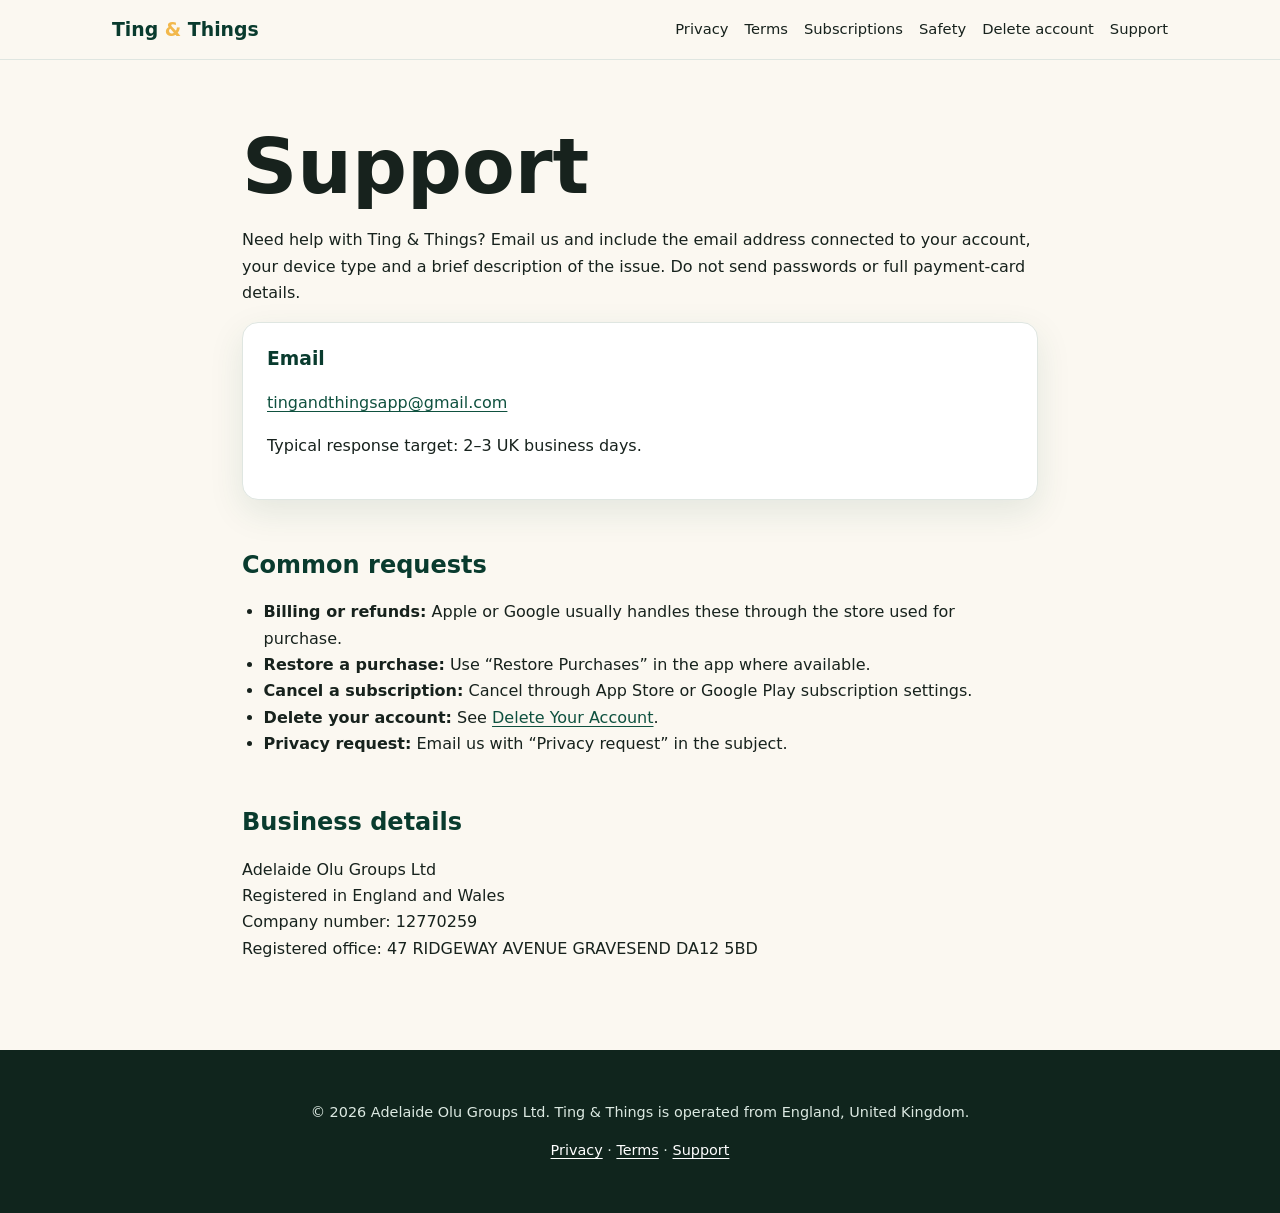
<file: support.html>
<!doctype html>
<html lang="en-GB">
<head>
<meta charset="utf-8">
<meta name="viewport" content="width=device-width,initial-scale=1">
<meta name="description" content="Ting &amp; Things legal and support information.">
<title>Support | Ting & Things</title>
<link rel="stylesheet" href="style.css">
</head>
<body>
<header class="site-header">
<nav class="nav" aria-label="Main navigation">
<a class="brand" href="index.html">Ting <span>&amp;</span> Things</a>
<div class="nav-links">
<a href="privacy.html">Privacy</a>
<a href="terms.html">Terms</a>
<a href="subscriptions.html">Subscriptions</a>
<a href="disclaimer.html">Safety</a>
<a href="account-deletion.html">Delete account</a>
<a href="support.html">Support</a>
</div>
</nav>
</header>
<main class="narrow">

<h1>Support</h1>
<p>Need help with Ting &amp; Things? Email us and include the email address connected to your account, your device type and a brief description of the issue. Do not send passwords or full payment-card details.</p>
<div class="card"><h3>Email</h3><p><a href="mailto:tingandthingsapp@gmail.com">tingandthingsapp@gmail.com</a></p><p>Typical response target: 2–3 UK business days.</p></div>
<h2>Common requests</h2>
<ul>
<li><strong>Billing or refunds:</strong> Apple or Google usually handles these through the store used for purchase.</li>
<li><strong>Restore a purchase:</strong> Use “Restore Purchases” in the app where available.</li>
<li><strong>Cancel a subscription:</strong> Cancel through App Store or Google Play subscription settings.</li>
<li><strong>Delete your account:</strong> See <a href="account-deletion.html">Delete Your Account</a>.</li>
<li><strong>Privacy request:</strong> Email us with “Privacy request” in the subject.</li>
</ul>
<h2>Business details</h2>
<p>Adelaide Olu Groups Ltd<br>
Registered in England and Wales<br>
Company number: 12770259 <br>
Registered office: 47 RIDGEWAY AVENUE GRAVESEND DA12 5BD </p>

</main>
<footer>
<p>© 2026 Adelaide Olu Groups Ltd. Ting &amp; Things is operated from England, United Kingdom.</p>
<p><a href="privacy.html">Privacy</a> · <a href="terms.html">Terms</a> · <a href="support.html">Support</a></p>
</footer>
</body>
</html>
</file>
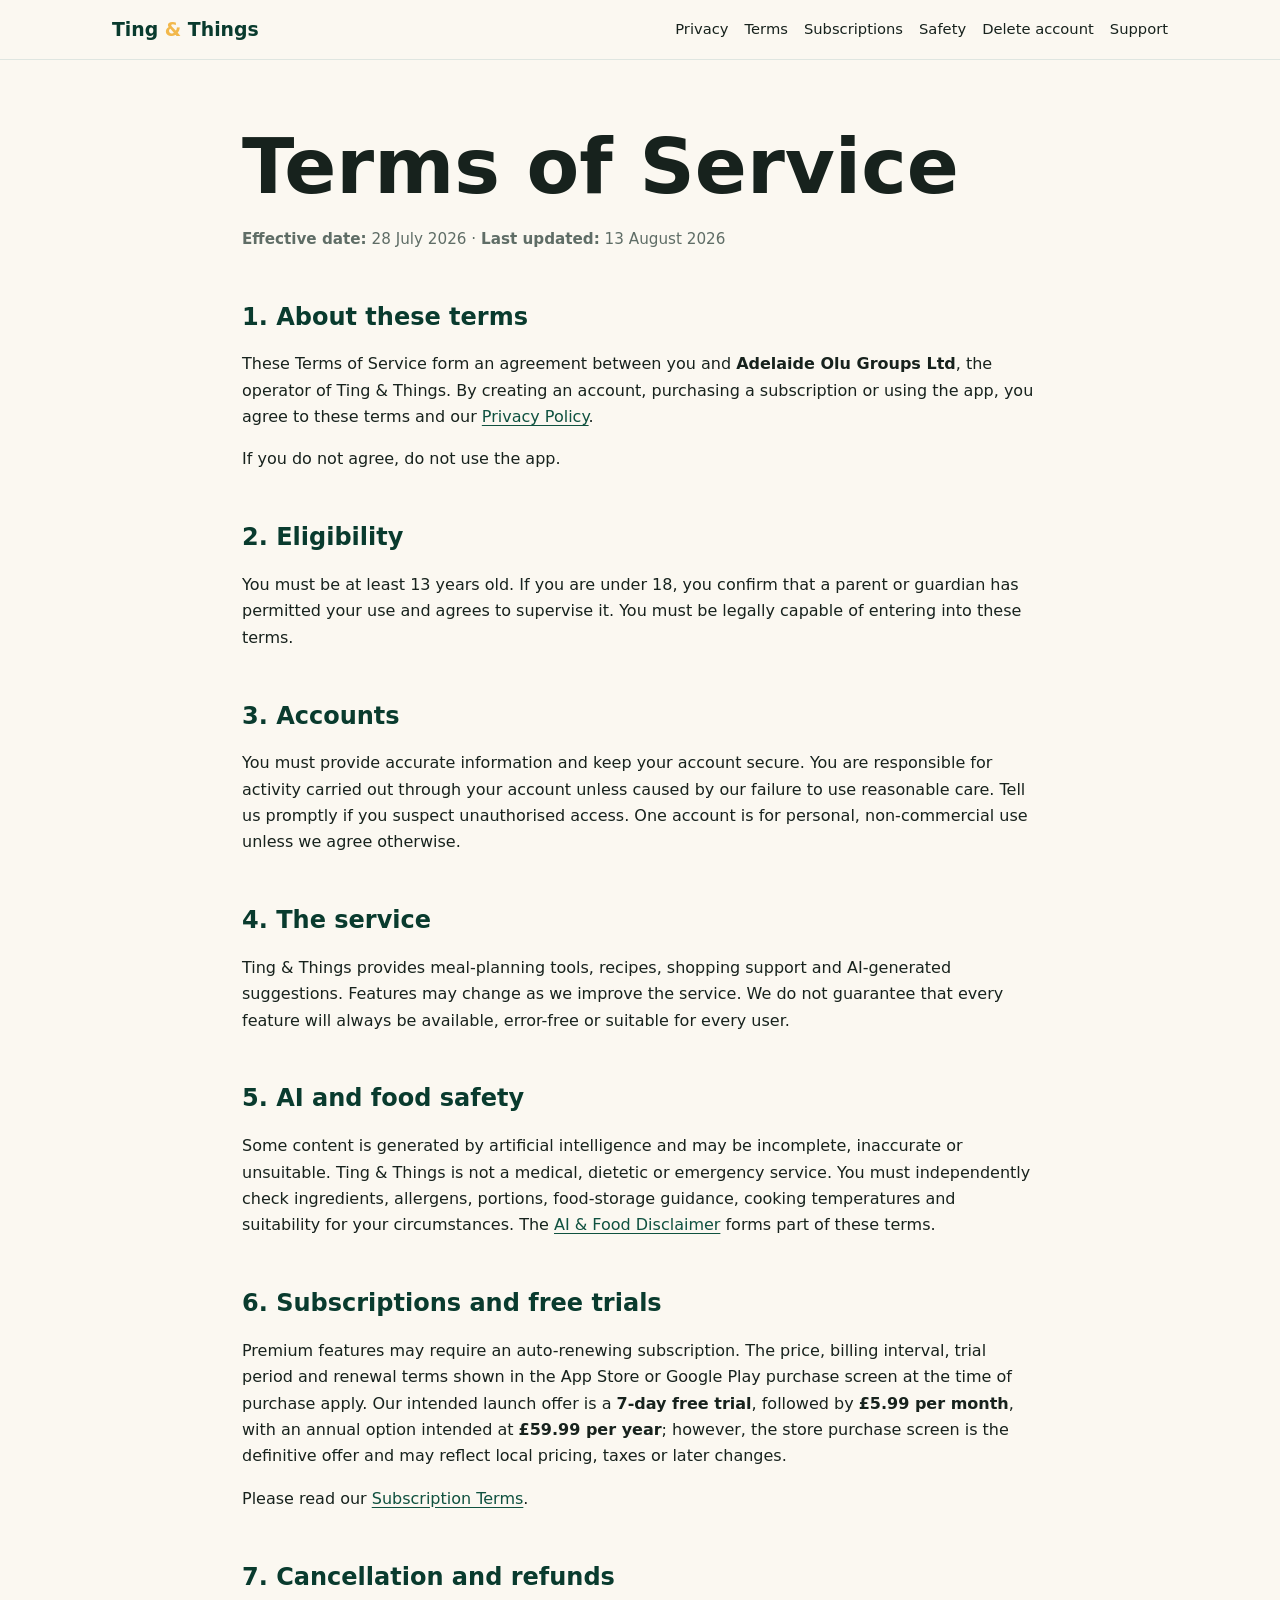
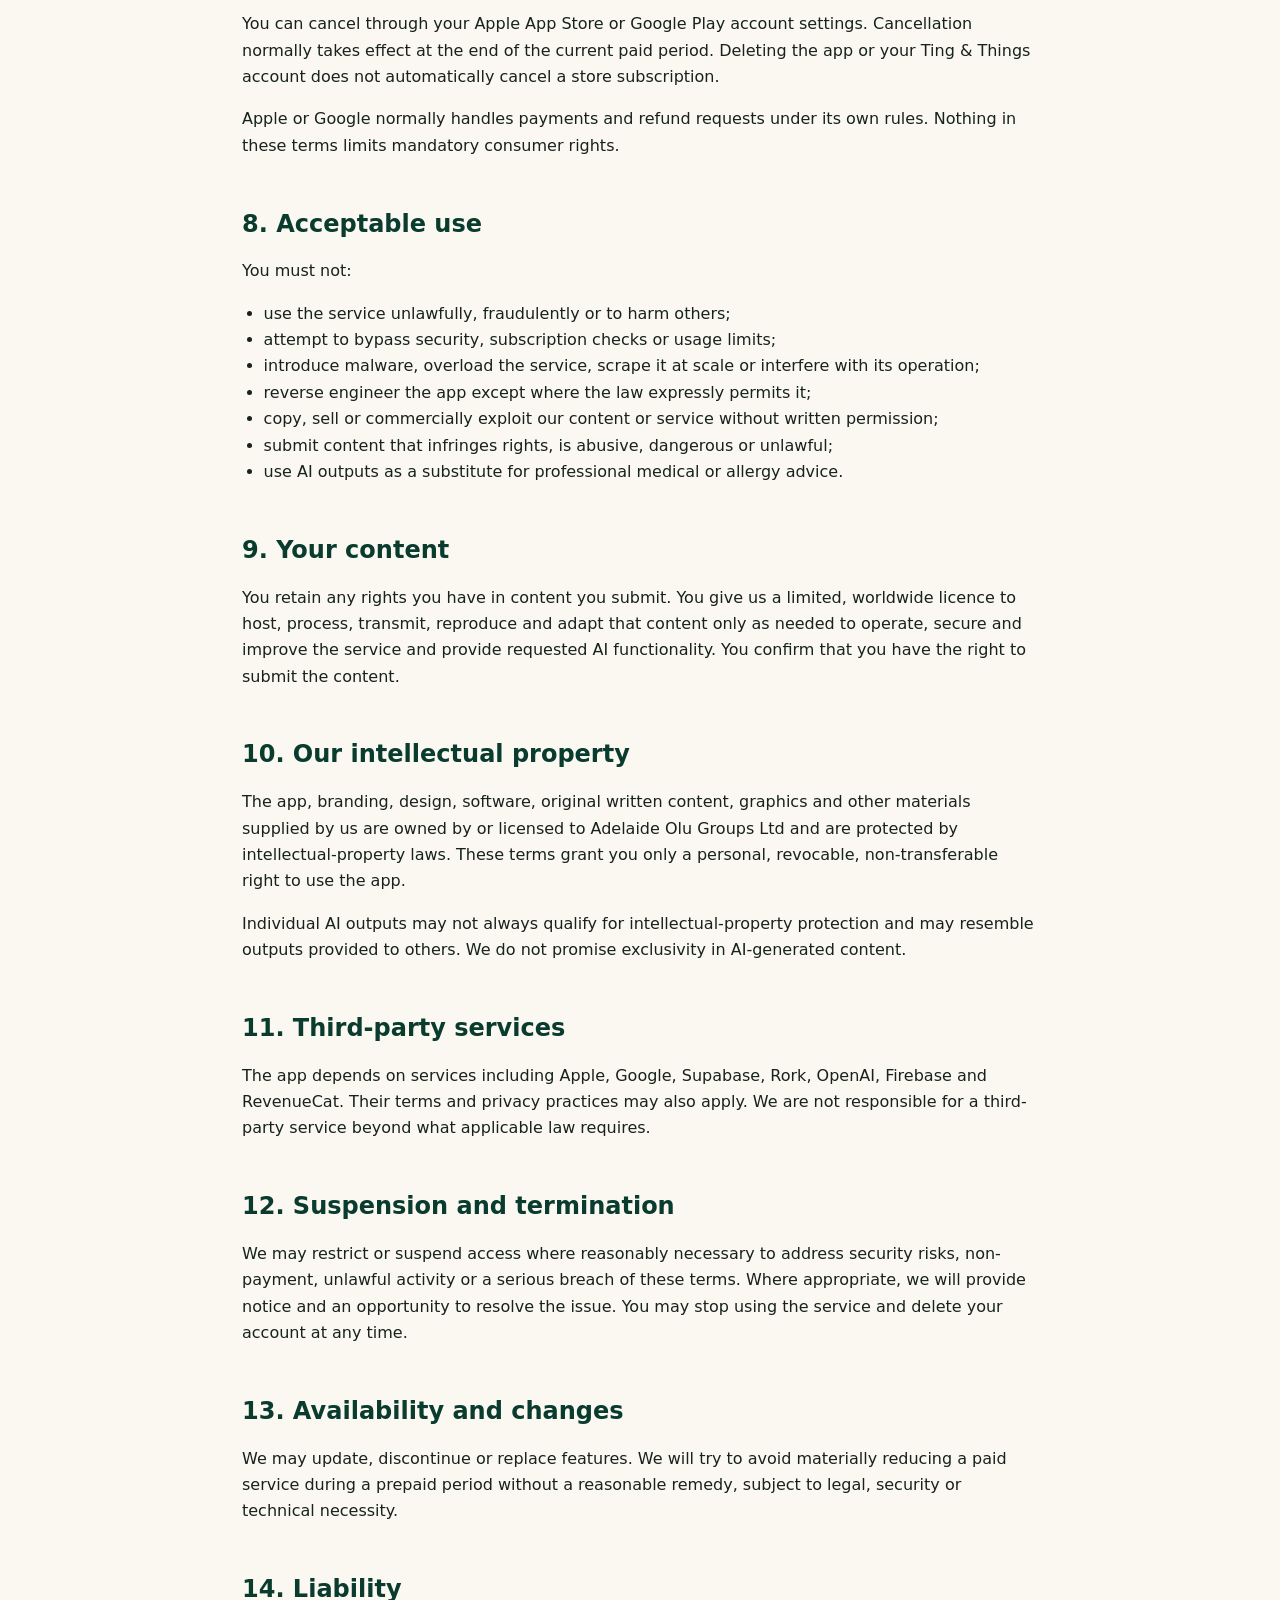
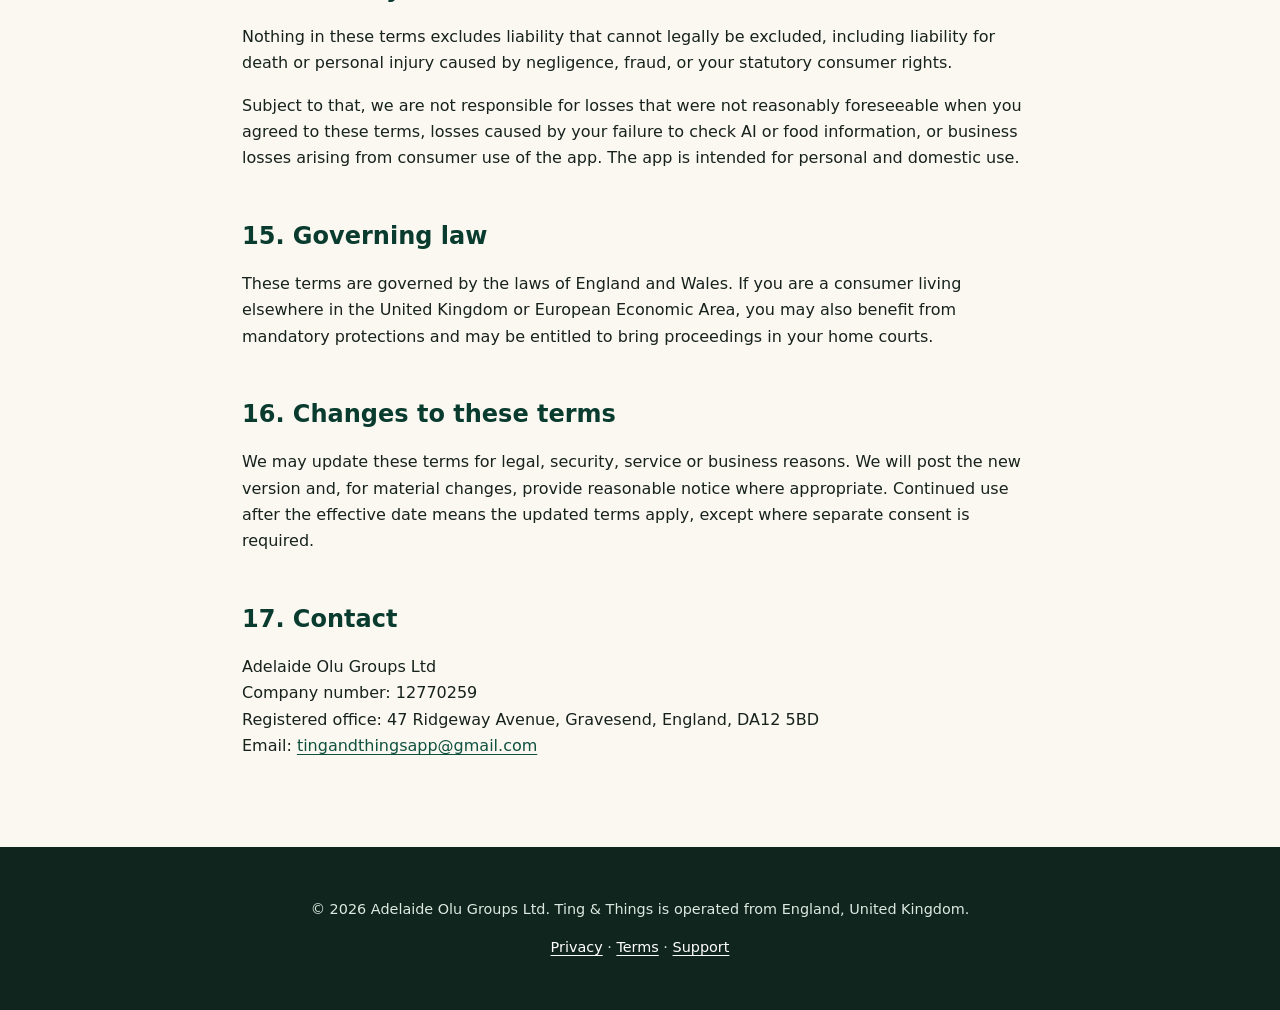
<file: terms.html>
<!doctype html>
<html lang="en-GB">
<head>
<meta charset="utf-8">
<meta name="viewport" content="width=device-width,initial-scale=1">
<meta name="description" content="Ting &amp; Things legal and support information.">
<title>Terms of Service | Ting & Things</title>
<link rel="stylesheet" href="style.css">
</head>
<body>
<header class="site-header">
<nav class="nav" aria-label="Main navigation">
<a class="brand" href="index.html">Ting <span>&amp;</span> Things</a>
<div class="nav-links">
<a href="privacy.html">Privacy</a>
<a href="terms.html">Terms</a>
<a href="subscriptions.html">Subscriptions</a>
<a href="disclaimer.html">Safety</a>
<a href="account-deletion.html">Delete account</a>
<a href="support.html">Support</a>
</div>
</nav>
</header>
<main class="narrow">

<h1>Terms of Service</h1>
<p class="meta"><strong>Effective date:</strong> 28 July 2026 · <strong>Last updated:</strong> 13 August 2026</p>


<h2>1. About these terms</h2>
<p>These Terms of Service form an agreement between you and <strong>Adelaide Olu Groups Ltd</strong>, the operator of Ting &amp; Things. By creating an account, purchasing a subscription or using the app, you agree to these terms and our <a href="privacy.html">Privacy Policy</a>.</p>
<p>If you do not agree, do not use the app.</p>

<h2>2. Eligibility</h2>
<p>You must be at least 13 years old. If you are under 18, you confirm that a parent or guardian has permitted your use and agrees to supervise it. You must be legally capable of entering into these terms.</p>

<h2>3. Accounts</h2>
<p>You must provide accurate information and keep your account secure. You are responsible for activity carried out through your account unless caused by our failure to use reasonable care. Tell us promptly if you suspect unauthorised access. One account is for personal, non-commercial use unless we agree otherwise.</p>

<h2>4. The service</h2>
<p>Ting &amp; Things provides meal-planning tools, recipes, shopping support and AI-generated suggestions. Features may change as we improve the service. We do not guarantee that every feature will always be available, error-free or suitable for every user.</p>

<h2>5. AI and food safety</h2>
<p>Some content is generated by artificial intelligence and may be incomplete, inaccurate or unsuitable. Ting &amp; Things is not a medical, dietetic or emergency service. You must independently check ingredients, allergens, portions, food-storage guidance, cooking temperatures and suitability for your circumstances. The <a href="disclaimer.html">AI &amp; Food Disclaimer</a> forms part of these terms.</p>

<h2>6. Subscriptions and free trials</h2>
<p>Premium features may require an auto-renewing subscription. The price, billing interval, trial period and renewal terms shown in the App Store or Google Play purchase screen at the time of purchase apply. Our intended launch offer is a <strong>7-day free trial</strong>, followed by <strong>£5.99 per month</strong>, with an annual option intended at <strong>£59.99 per year</strong>; however, the store purchase screen is the definitive offer and may reflect local pricing, taxes or later changes.</p>
<p>Please read our <a href="subscriptions.html">Subscription Terms</a>.</p>

<h2>7. Cancellation and refunds</h2>
<p>You can cancel through your Apple App Store or Google Play account settings. Cancellation normally takes effect at the end of the current paid period. Deleting the app or your Ting &amp; Things account does not automatically cancel a store subscription.</p>
<p>Apple or Google normally handles payments and refund requests under its own rules. Nothing in these terms limits mandatory consumer rights.</p>

<h2>8. Acceptable use</h2>
<p>You must not:</p>
<ul>
<li>use the service unlawfully, fraudulently or to harm others;</li>
<li>attempt to bypass security, subscription checks or usage limits;</li>
<li>introduce malware, overload the service, scrape it at scale or interfere with its operation;</li>
<li>reverse engineer the app except where the law expressly permits it;</li>
<li>copy, sell or commercially exploit our content or service without written permission;</li>
<li>submit content that infringes rights, is abusive, dangerous or unlawful;</li>
<li>use AI outputs as a substitute for professional medical or allergy advice.</li>
</ul>

<h2>9. Your content</h2>
<p>You retain any rights you have in content you submit. You give us a limited, worldwide licence to host, process, transmit, reproduce and adapt that content only as needed to operate, secure and improve the service and provide requested AI functionality. You confirm that you have the right to submit the content.</p>

<h2>10. Our intellectual property</h2>
<p>The app, branding, design, software, original written content, graphics and other materials supplied by us are owned by or licensed to Adelaide Olu Groups Ltd and are protected by intellectual-property laws. These terms grant you only a personal, revocable, non-transferable right to use the app.</p>
<p>Individual AI outputs may not always qualify for intellectual-property protection and may resemble outputs provided to others. We do not promise exclusivity in AI-generated content.</p>

<h2>11. Third-party services</h2>
<p>The app depends on services including Apple, Google, Supabase, Rork, OpenAI, Firebase and RevenueCat. Their terms and privacy practices may also apply. We are not responsible for a third-party service beyond what applicable law requires.</p>

<h2>12. Suspension and termination</h2>
<p>We may restrict or suspend access where reasonably necessary to address security risks, non-payment, unlawful activity or a serious breach of these terms. Where appropriate, we will provide notice and an opportunity to resolve the issue. You may stop using the service and delete your account at any time.</p>

<h2>13. Availability and changes</h2>
<p>We may update, discontinue or replace features. We will try to avoid materially reducing a paid service during a prepaid period without a reasonable remedy, subject to legal, security or technical necessity.</p>

<h2>14. Liability</h2>
<p>Nothing in these terms excludes liability that cannot legally be excluded, including liability for death or personal injury caused by negligence, fraud, or your statutory consumer rights.</p>
<p>Subject to that, we are not responsible for losses that were not reasonably foreseeable when you agreed to these terms, losses caused by your failure to check AI or food information, or business losses arising from consumer use of the app. The app is intended for personal and domestic use.</p>

<h2>15. Governing law</h2>
<p>These terms are governed by the laws of England and Wales. If you are a consumer living elsewhere in the United Kingdom or European Economic Area, you may also benefit from mandatory protections and may be entitled to bring proceedings in your home courts.</p>

<h2>16. Changes to these terms</h2>
<p>We may update these terms for legal, security, service or business reasons. We will post the new version and, for material changes, provide reasonable notice where appropriate. Continued use after the effective date means the updated terms apply, except where separate consent is required.</p>

<h2>17. Contact</h2>
<p>Adelaide Olu Groups Ltd<br>
Company number: 12770259 <br>
Registered office: 47 Ridgeway Avenue, Gravesend, England, DA12 5BD <br>
Email: <a href="mailto:tingandthingsapp@gmail.com">tingandthingsapp@gmail.com</a></p>

</main>
<footer>
<p>© 2026 Adelaide Olu Groups Ltd. Ting &amp; Things is operated from England, United Kingdom.</p>
<p><a href="privacy.html">Privacy</a> · <a href="terms.html">Terms</a> · <a href="support.html">Support</a></p>
</footer>
</body>
</html>
</file>
<file: style.css>
:root{
  --green:#0f513f;
  --green-dark:#093b2e;
  --gold:#f2b84b;
  --cream:#fbf8f1;
  --ink:#17221d;
  --muted:#5f6d66;
  --line:#dfe6e1;
  --white:#ffffff;
  --shadow:0 12px 35px rgba(15,81,63,.10);
}
*{box-sizing:border-box}
html{scroll-behavior:smooth}
body{
  margin:0;font-family:Inter,ui-sans-serif,system-ui,-apple-system,BlinkMacSystemFont,"Segoe UI",sans-serif;
  color:var(--ink);background:var(--cream);line-height:1.65
}
a{color:var(--green);text-underline-offset:3px}
header.site-header{
  position:sticky;top:0;z-index:20;background:rgba(251,248,241,.94);
  backdrop-filter:blur(12px);border-bottom:1px solid var(--line)
}
.nav{max-width:1100px;margin:auto;padding:14px 22px;display:flex;align-items:center;justify-content:space-between;gap:20px}
.brand{font-size:1.18rem;font-weight:850;text-decoration:none;color:var(--green-dark)}
.brand span{color:var(--gold)}
.nav-links{display:flex;flex-wrap:wrap;gap:16px;font-size:.92rem}
.nav-links a{text-decoration:none;color:var(--ink)}
.hero{
  background:linear-gradient(135deg,var(--green-dark),var(--green));
  color:white;padding:90px 22px 80px
}
.hero-inner{max-width:1000px;margin:auto}
.eyebrow{font-size:.8rem;text-transform:uppercase;letter-spacing:.16em;font-weight:800;color:#ffe0a0}
h1{font-size:clamp(2.4rem,7vw,4.8rem);line-height:1.05;margin:.25em 0}
.hero p{font-size:clamp(1.05rem,2vw,1.35rem);max-width:700px;color:#edf7f2}
.button{
  display:inline-block;margin-top:18px;background:var(--gold);color:#1c2a23;text-decoration:none;
  padding:13px 20px;border-radius:10px;font-weight:800
}
main{max-width:1000px;margin:auto;padding:48px 22px 72px}
main.narrow{max-width:840px}
.cards{display:grid;grid-template-columns:repeat(auto-fit,minmax(235px,1fr));gap:18px;margin:28px 0}
.card{background:white;border:1px solid var(--line);border-radius:16px;padding:24px;box-shadow:var(--shadow);text-decoration:none;color:var(--ink)}
.card h3{margin-top:0;color:var(--green-dark)}
.notice{background:#fff7e5;border-left:5px solid var(--gold);padding:16px 18px;border-radius:8px;margin:22px 0}
.danger{background:#fff1f1;border-left-color:#b42318}
h2{margin-top:2.1em;color:var(--green-dark);line-height:1.2}
h3{margin-top:1.7em;line-height:1.3}
table{width:100%;border-collapse:collapse;margin:18px 0;background:white}
th,td{border:1px solid var(--line);padding:12px;text-align:left;vertical-align:top}
th{background:#edf5f1}
code{background:#eef3f0;padding:.15em .35em;border-radius:5px}
footer{background:#10251d;color:#dce9e2;padding:36px 22px;text-align:center;font-size:.9rem}
footer a{color:white}
.meta{color:var(--muted);font-size:.95rem}
ul,ol{padding-left:1.35rem}
@media(max-width:720px){
  .nav{align-items:flex-start;flex-direction:column}.nav-links{gap:11px}
  .hero{padding-top:65px}table{display:block;overflow-x:auto}
}
/* =========================================================
   TING & THINGS — HOMEPAGE / EARLY ACCESS LANDING PAGE
   Scoped so legal/support pages keep their existing styling
   ========================================================= */

body:has(.signup-section) {
  background: #fbf8f1;
  color: #17221d;
}

body:has(.signup-section) > main {
  max-width: none;
  margin: 0;
  padding: 0;
}

/* HEADER */

body:has(.signup-section) .site-header {
  background: rgba(251, 248, 241, 0.96);
  border-bottom: 1px solid #e6ded2;
  backdrop-filter: blur(14px);
}

body:has(.signup-section) .nav {
  max-width: 1180px;
  margin: 0 auto;
  padding: 18px 28px;
}

body:has(.signup-section) .brand {
  font-size: 1.35rem;
  font-weight: 900;
  color: #093b2e;
}

body:has(.signup-section) .brand span {
  color: #f2b84b;
}

body:has(.signup-section) .nav-links {
  display: flex;
  gap: 22px;
  align-items: center;
}

body:has(.signup-section) .nav-links a {
  color: #39473f;
  text-decoration: none;
  font-weight: 650;
}

body:has(.signup-section) .nav-links a:hover {
  color: #093b2e;
}


/* HERO */

body:has(.signup-section) .hero {
  background:
    radial-gradient(circle at 85% 20%, rgba(242,184,75,.22), transparent 28%),
    linear-gradient(135deg, #093b2e 0%, #0f513f 60%, #173f33 100%);
  color: white;
  padding: 92px 28px;
}

body:has(.signup-section) .hero-inner {
  max-width: 1180px;
  margin: 0 auto;
  display: grid;
  grid-template-columns: 1.15fr .85fr;
  gap: 70px;
  align-items: center;
}

body:has(.signup-section) .hero-copy {
  max-width: 690px;
}

body:has(.signup-section) .eyebrow {
  display: inline-block;
  text-transform: uppercase;
  letter-spacing: .16em;
  font-size: .78rem;
  font-weight: 900;
  color: #f2b84b;
  margin-bottom: 18px;
}

body:has(.signup-section) .hero h1 {
  font-size: clamp(2.8rem, 6vw, 5.3rem);
  line-height: .98;
  letter-spacing: -.045em;
  margin: 0 0 28px;
  color: white;
}

body:has(.signup-section) .hero-text {
  max-width: 650px;
  font-size: clamp(1.05rem, 2vw, 1.28rem);
  line-height: 1.65;
  color: rgba(255,255,255,.84);
  margin: 0 0 32px;
}

body:has(.signup-section) .hero-actions {
  display: flex;
  gap: 14px;
  flex-wrap: wrap;
}

body:has(.signup-section) .button {
  display: inline-flex;
  align-items: center;
  justify-content: center;
  padding: 15px 22px;
  border-radius: 999px;
  text-decoration: none;
  font-weight: 850;
  transition: transform .18s ease, box-shadow .18s ease;
}

body:has(.signup-section) .button:hover {
  transform: translateY(-2px);
}

body:has(.signup-section) .button.primary {
  background: #f2b84b;
  color: #17221d;
  box-shadow: 0 10px 30px rgba(0,0,0,.18);
}

body:has(.signup-section) .button.secondary {
  background: rgba(255,255,255,.08);
  color: white;
  border: 1px solid rgba(255,255,255,.3);
}

body:has(.signup-section) .small-note {
  margin: 20px 0 0;
  font-size: .9rem;
  color: rgba(255,255,255,.62);
}


/* MEAL CARD */

body:has(.signup-section) .hero-card {
  display: flex;
  justify-content: center;
}

body:has(.signup-section) .food-card {
  width: min(100%, 420px);
  padding: 28px;
  border-radius: 26px;
  background: rgba(255,255,255,.97);
  color: #17221d;
  box-shadow: 0 30px 80px rgba(0,0,0,.24);
  transform: rotate(1.5deg);
}

body:has(.signup-section) .card-label {
  display: block;
  font-size: .82rem;
  text-transform: uppercase;
  letter-spacing: .1em;
  font-weight: 800;
  color: #6b756f;
  margin-bottom: 18px;
}

body:has(.signup-section) .meal-row {
  display: flex;
  align-items: center;
  gap: 14px;
  padding: 15px 0;
  border-bottom: 1px solid #eee7dc;
}

body:has(.signup-section) .meal-row:last-child {
  border-bottom: none;
}

body:has(.signup-section) .meal-row > span {
  font-size: 1.7rem;
}

body:has(.signup-section) .meal-row strong {
  display: block;
  color: #093b2e;
  margin-bottom: 3px;
}

body:has(.signup-section) .meal-row small {
  color: #6c756f;
}


/* GENERIC SECTIONS */

body:has(.signup-section) .section-inner {
  max-width: 1180px;
  margin: 0 auto;
  padding: 88px 28px;
}

body:has(.signup-section) .section-inner.narrow {
  max-width: 850px;
  text-align: center;
}

body:has(.signup-section) .section-kicker {
  font-size: .8rem;
  font-weight: 900;
  letter-spacing: .14em;
  text-transform: uppercase;
  color: #a66f0f;
}

body:has(.signup-section) .problem-section {
  background: #fff;
}

body:has(.signup-section) .problem-section h2,
body:has(.signup-section) .features-section h2,
body:has(.signup-section) .signup-section h2,
body:has(.signup-section) .final-cta h2 {
  font-size: clamp(2rem, 4vw, 3.5rem);
  line-height: 1.08;
  letter-spacing: -.035em;
  color: #093b2e;
}

body:has(.signup-section) .problem-section p,
body:has(.signup-section) .feature-card p,
body:has(.signup-section) .signup-copy p,
body:has(.signup-section) .final-cta p {
  line-height: 1.7;
  color: #5f6d65;
}


/* FEATURES */

body:has(.signup-section) .features-section {
  background: #fbf8f1;
}

body:has(.signup-section) .section-heading {
  max-width: 720px;
  margin-bottom: 45px;
}

body:has(.signup-section) .feature-grid {
  display: grid;
  grid-template-columns: repeat(4, 1fr);
  gap: 20px;
}

body:has(.signup-section) .feature-card {
  background: #fff;
  border: 1px solid #e8e1d6;
  border-radius: 20px;
  padding: 28px;
  box-shadow: 0 12px 30px rgba(30,48,39,.05);
}

body:has(.signup-section) .feature-icon {
  font-size: 2rem;
  margin-bottom: 18px;
}

body:has(.signup-section) .feature-card h3 {
  color: #093b2e;
  margin: 0 0 10px;
  font-size: 1.15rem;
}


/* SIGNUP */

body:has(.signup-section) .signup-section {
  background: #f2b84b;
}

body:has(.signup-section) .signup-inner {
  display: grid;
  grid-template-columns: .9fr 1.1fr;
  gap: 55px;
  align-items: center;
}

body:has(.signup-section) .signup-section .eyebrow {
  color: #6f4a00;
}

body:has(.signup-section) .signup-copy h2 {
  margin-top: 0;
}

body:has(.signup-section) .signup-copy > p {
  color: #4d4028;
  font-size: 1.08rem;
}

body:has(.signup-section) .privacy-note {
  font-size: .82rem !important;
}

body:has(.signup-section) .privacy-note a {
  color: #093b2e;
  font-weight: 800;
}

body:has(.signup-section) .signup-form-card {
  background: white;
  padding: 18px;
  border-radius: 24px;
  box-shadow: 0 20px 55px rgba(81,54,0,.15);
  overflow: hidden;
}

body:has(.signup-section) .signup-form-card iframe {
  width: 100%;
  min-height: 305px;
  border: 0;
}


/* FINAL CTA */

body:has(.signup-section) .final-cta {
  background: #fff;
}

body:has(.signup-section) .final-cta .button.primary {
  margin-top: 14px;
}


/* FOOTER */

body:has(.signup-section) .site-footer {
  background: #092d24;
  color: white;
  text-align: left;
  padding: 0;
}

body:has(.signup-section) .footer-inner {
  max-width: 1180px;
  margin: 0 auto;
  padding: 55px 28px 35px;
}

body:has(.signup-section) .footer-brand strong {
  font-size: 1.25rem;
}

body:has(.signup-section) .footer-brand p {
  color: rgba(255,255,255,.65);
}

body:has(.signup-section) .footer-links {
  display: flex;
  flex-wrap: wrap;
  gap: 18px;
  margin: 28px 0;
}

body:has(.signup-section) .footer-links a {
  color: rgba(255,255,255,.82);
  text-decoration: none;
}

body:has(.signup-section) .footer-links a:hover {
  color: #f2b84b;
}

body:has(.signup-section) .copyright {
  padding-top: 22px;
  border-top: 1px solid rgba(255,255,255,.12);
  color: rgba(255,255,255,.45);
  font-size: .84rem;
}


/* MOBILE */

@media (max-width: 900px) {

  body:has(.signup-section) .hero-inner,
  body:has(.signup-section) .signup-inner {
    grid-template-columns: 1fr;
  }

  body:has(.signup-section) .hero {
    padding: 70px 22px;
  }

  body:has(.signup-section) .hero-card {
    margin-top: 15px;
  }

  body:has(.signup-section) .feature-grid {
    grid-template-columns: repeat(2, 1fr);
  }

}

@media (max-width: 650px) {

  body:has(.signup-section) .nav {
    padding: 15px 18px;
  }

  body:has(.signup-section) .nav-links {
    gap: 12px;
    font-size: .82rem;
  }

  body:has(.signup-section) .nav-links a:nth-child(2),
  body:has(.signup-section) .nav-links a:nth-child(3) {
    display: none;
  }

  body:has(.signup-section) .hero {
    padding: 58px 20px;
  }

  body:has(.signup-section) .hero h1 {
    font-size: clamp(2.5rem, 12vw, 4rem);
  }

  body:has(.signup-section) .hero-actions {
    flex-direction: column;
  }

  body:has(.signup-section) .button {
    width: 100%;
  }

  body:has(.signup-section) .feature-grid {
    grid-template-columns: 1fr;
  }

  body:has(.signup-section) .section-inner {
    padding: 65px 20px;
  }

  body:has(.signup-section) .food-card {
    transform: none;
  }

}
</file>
